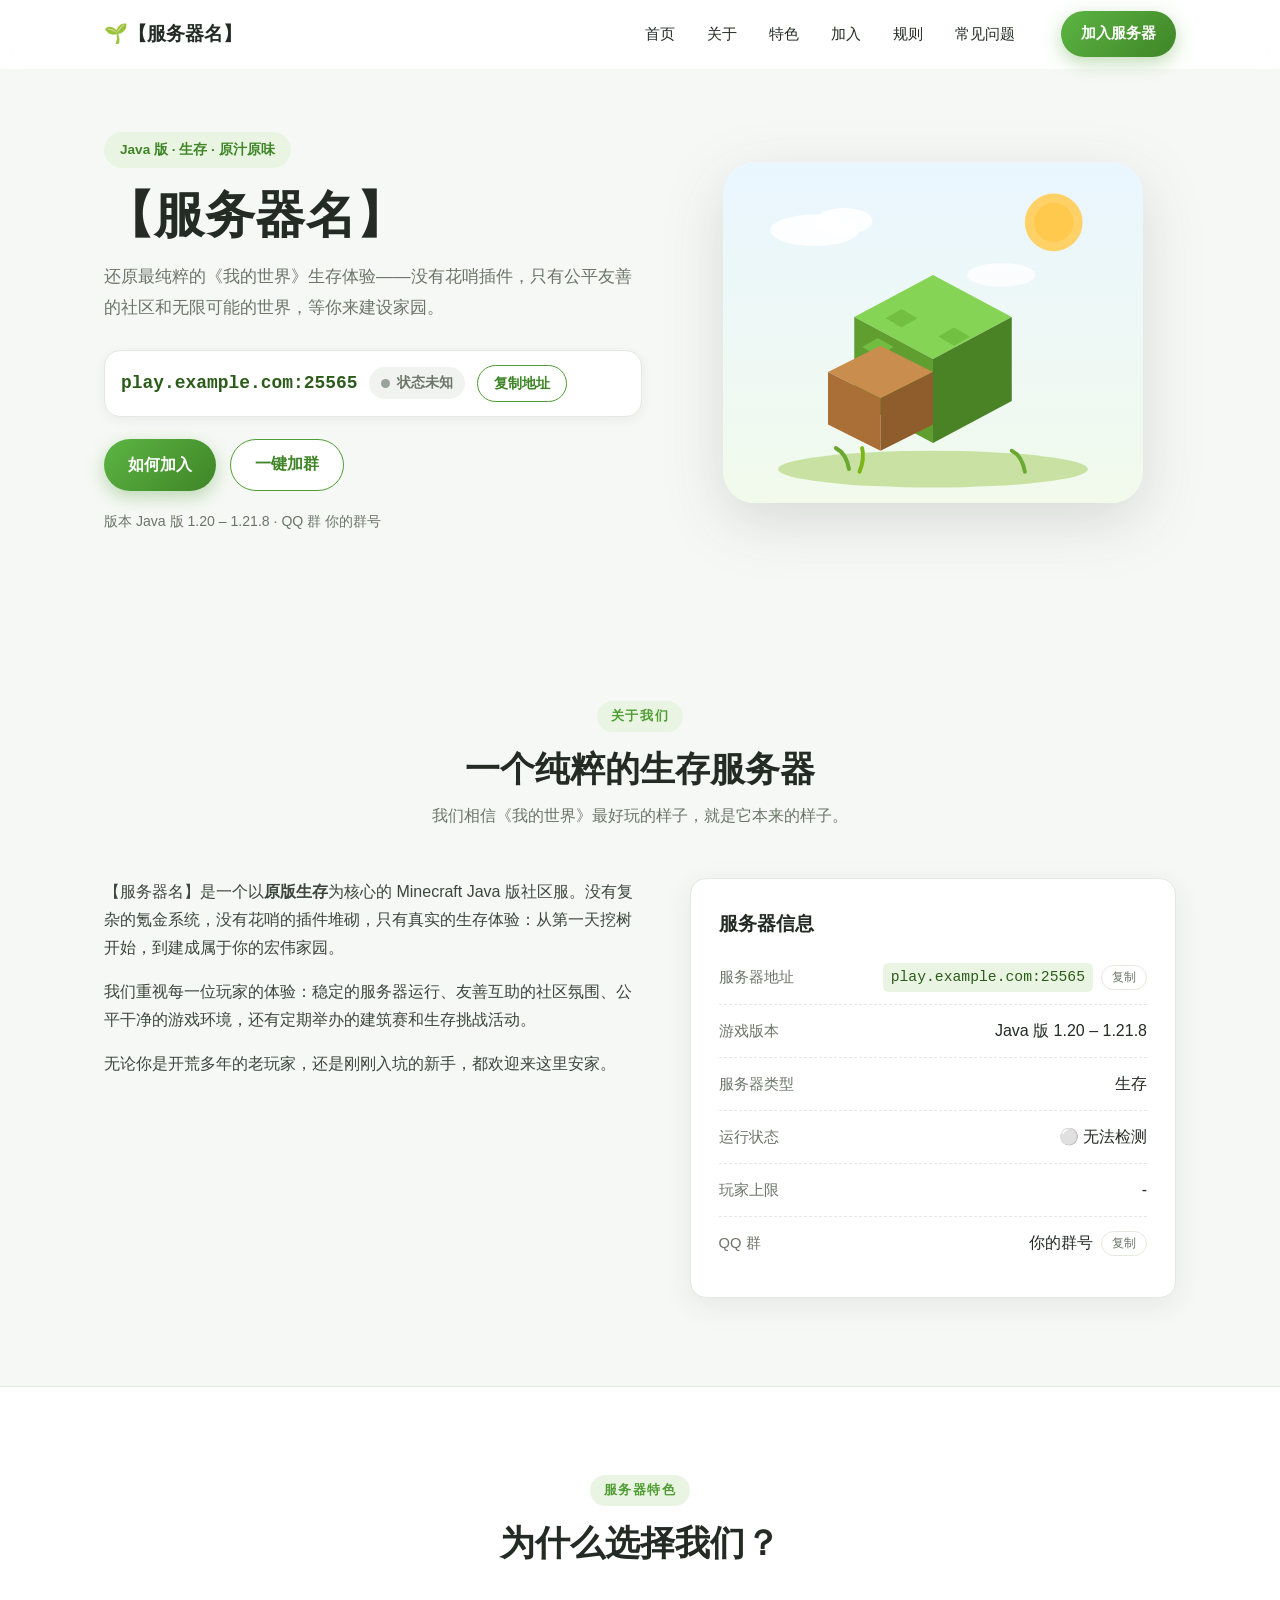
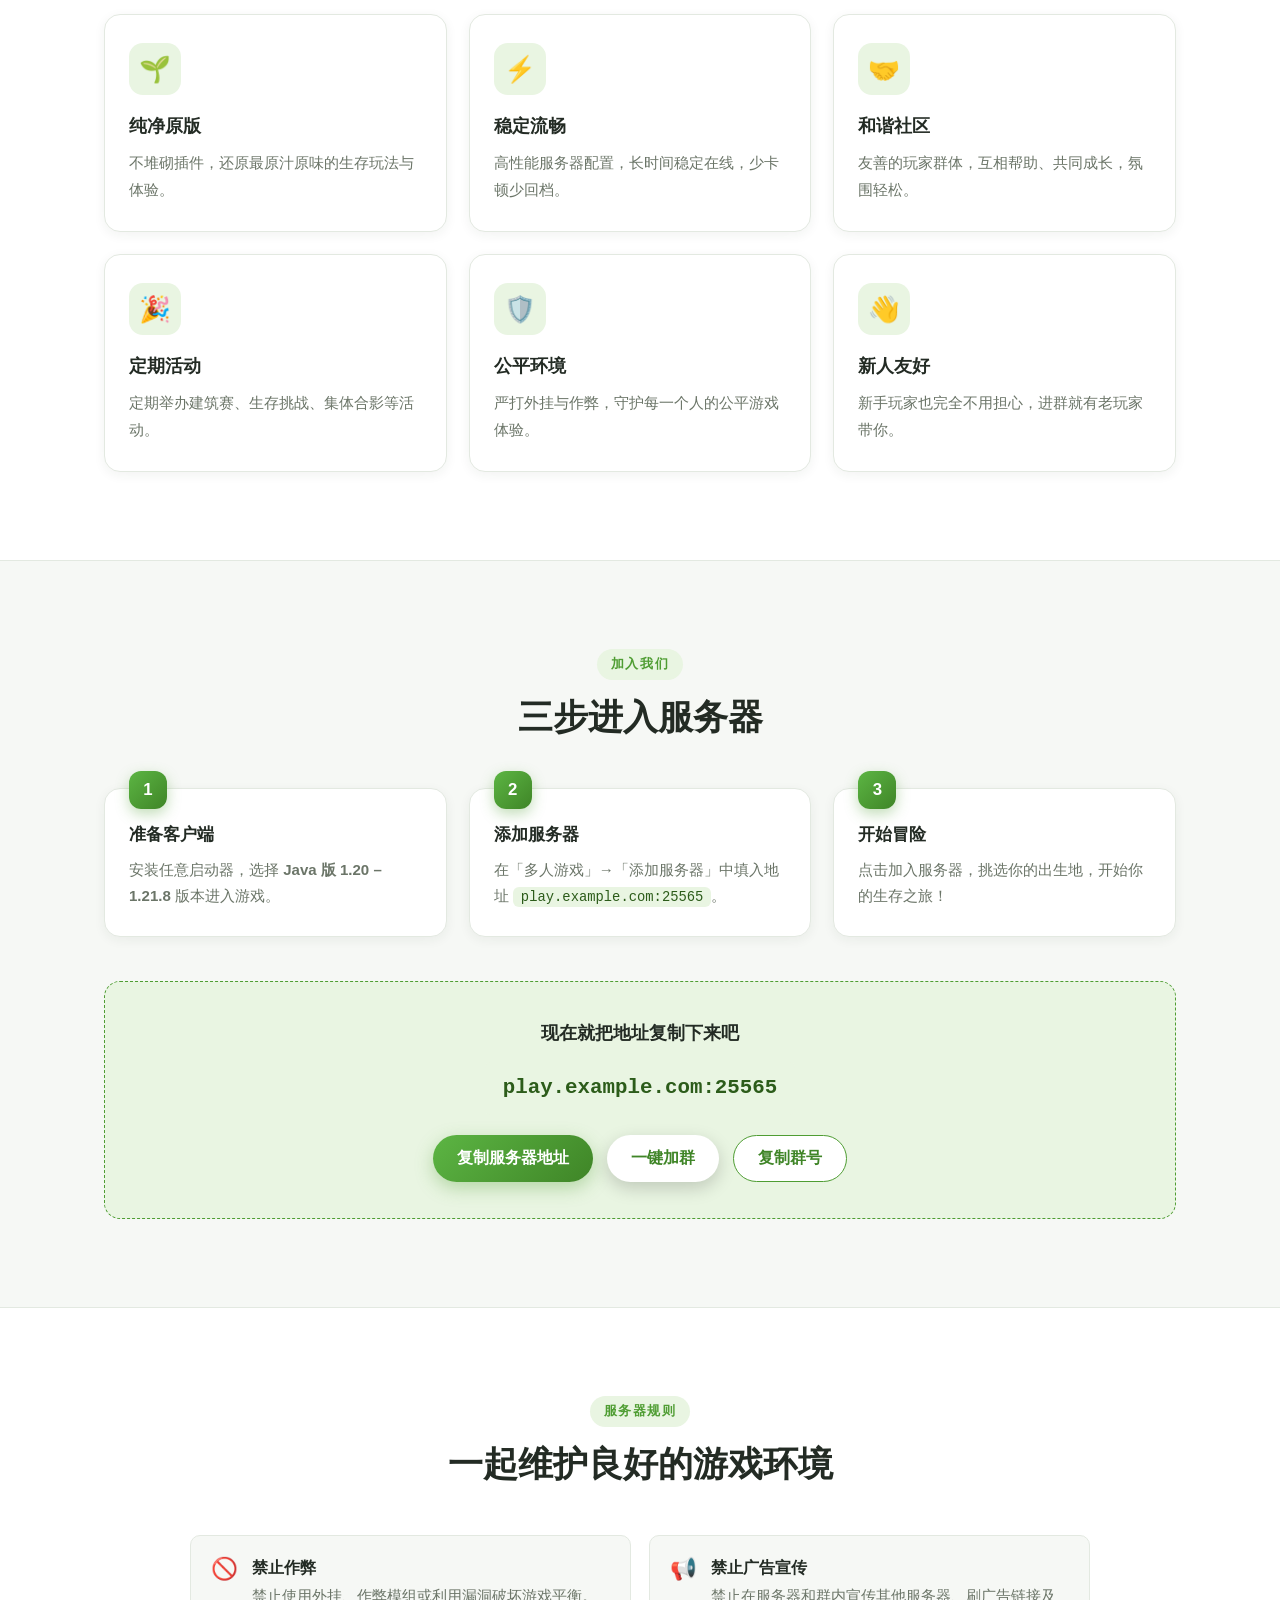
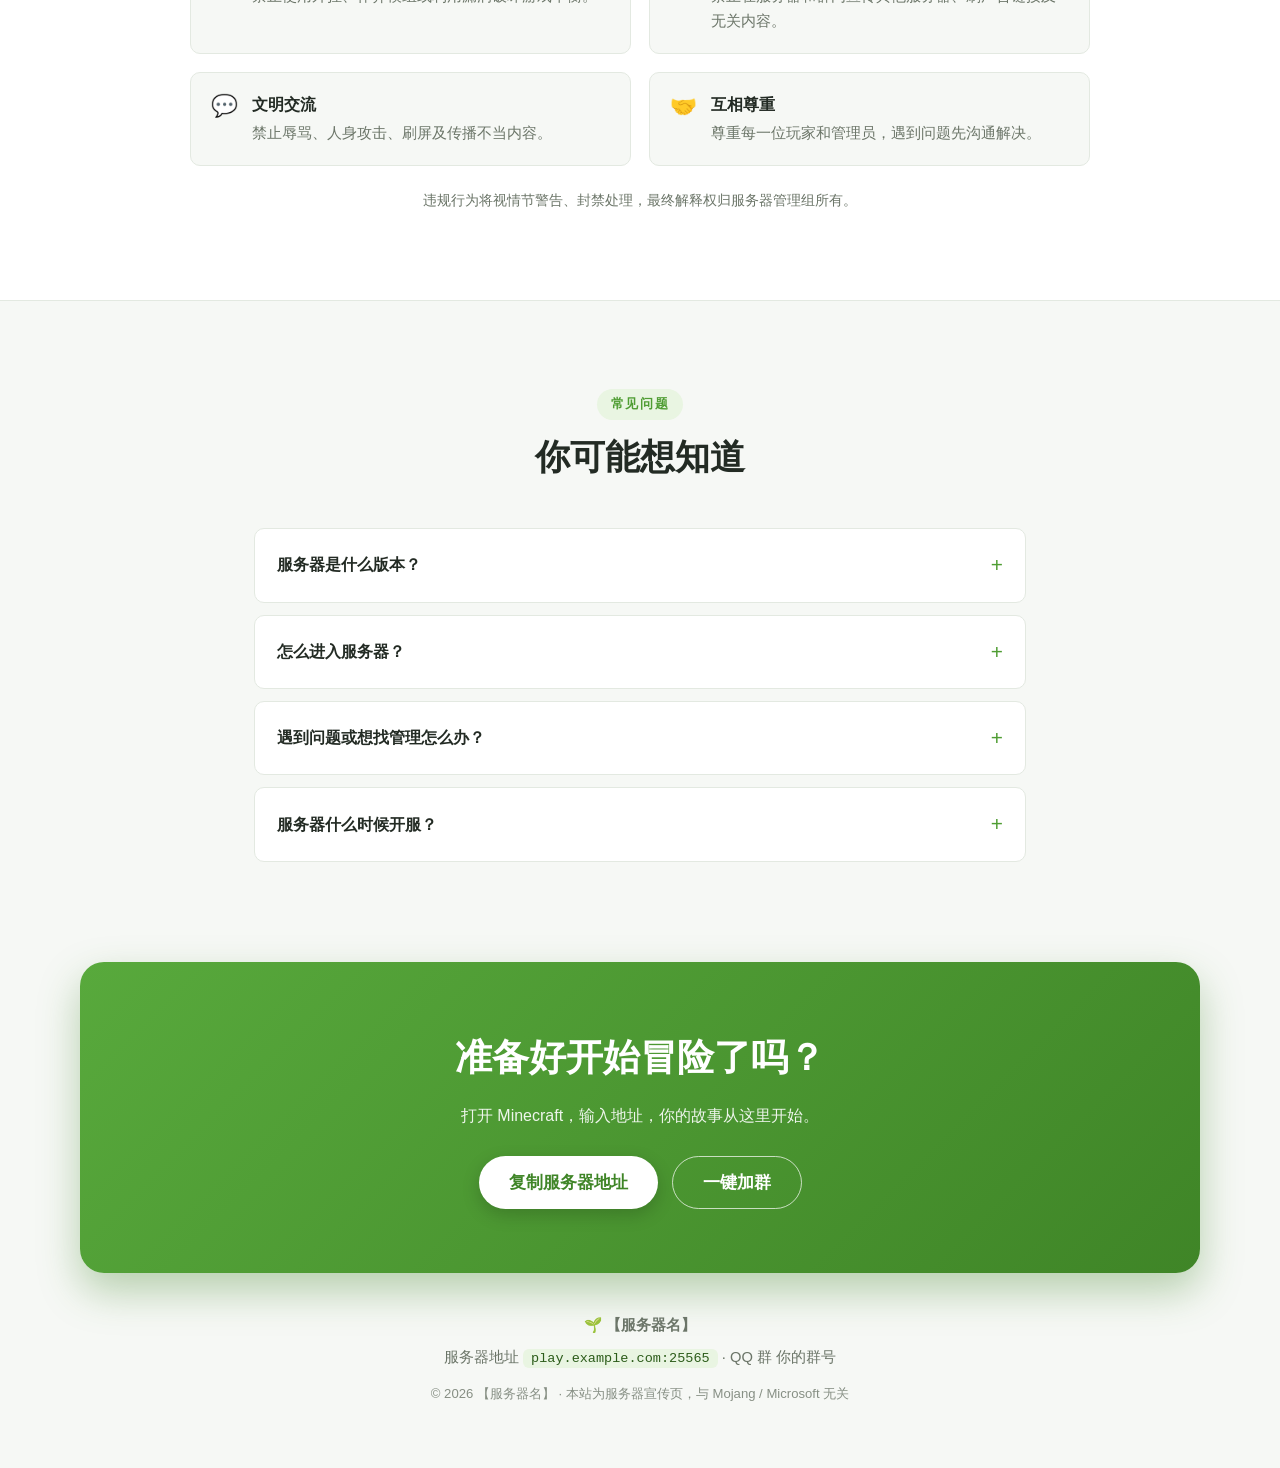
<file: index.html>
<!DOCTYPE html>
<html lang="zh-CN">
<head>
  <meta charset="UTF-8">
  <meta name="viewport" content="width=device-width, initial-scale=1.0">
  <title>【服务器名】 | 我的世界 Java 版生存服</title>
  <meta name="description" content="我的世界 Java 版【服务器名】，原汁原味的生存体验。服务器地址：play.example.com:25565，版本 1.20 – 1.21.8，QQ 群 你的群号，欢迎加入！">
  <meta name="theme-color" content="#ffffff">
  <link rel="icon" href="data:image/svg+xml,<svg xmlns='http://www.w3.org/2000/svg' viewBox='0 0 100 100'><text y='.9em' font-size='90'>🌱</text></svg>">
  <link rel="stylesheet" href="css/style.css">
</head>
<body>

  <!-- ===== 顶部导航 ===== -->
  <header class="site-header" id="siteHeader">
    <div class="container header-inner">
      <a class="brand" href="#home">🌱【服务器名】</a>
      <nav class="main-nav" id="mainNav" aria-label="主导航">
        <a href="#home">首页</a>
        <a href="#about">关于</a>
        <a href="#features">特色</a>
        <a href="#join">加入</a>
        <a href="#rules">规则</a>
        <a href="#faq">常见问题</a>
      </nav>
      <a class="btn btn-primary nav-cta" href="#join">加入服务器</a>
      <button class="nav-toggle" id="navToggle" aria-label="打开菜单" aria-expanded="false" aria-controls="mainNav">☰</button>
    </div>
  </header>

  <main>
    <!-- ===== 首页横幅 ===== -->
    <section class="hero" id="home">
      <div class="container hero-inner">
        <div class="hero-copy reveal">
          <span class="pill">Java 版 · 生存 · 原汁原味</span>
          <h1>【服务器名】</h1>
          <p class="lead">还原最纯粹的《我的世界》生存体验——没有花哨插件，只有公平友善的社区和无限可能的世界，等你来建设家园。</p>

          <div class="ip-box">
            <code class="ip-text" data-fill="address">play.example.com:25565</code>
            <span class="status-badge" id="statusBadge" data-state="unknown"><span class="dot"></span><span id="statusText">状态检测中…</span></span>
            <button class="btn btn-copy" data-copy-key="address" data-label="复制地址" data-copied="已复制 ✓">复制地址</button>
          </div>

          <div class="hero-actions">
            <a class="btn btn-primary" href="#join">如何加入</a>
            <button class="btn btn-ghost" data-join-group-key="group" data-label="一键加群">一键加群</button>
          </div>
          <p class="hint">版本 <span data-fill="version">Java 版 1.20 – 1.21.8</span> · QQ 群 <span data-fill="group">你的群号</span></p>
        </div>

        <div class="hero-art reveal" aria-hidden="true">
          <svg viewBox="0 0 320 260" role="img" aria-label="Minecraft 方块插画">
            <defs>
              <linearGradient id="sky" x1="0" y1="0" x2="0" y2="1">
                <stop offset="0" stop-color="#eaf6ff"/>
                <stop offset="1" stop-color="#f2faec"/>
              </linearGradient>
            </defs>
            <rect width="320" height="260" rx="24" fill="url(#sky)"/>
            <circle cx="252" cy="46" r="22" fill="#ffd166"/>
            <circle cx="252" cy="46" r="15" fill="#ffc94d"/>
            <ellipse cx="70" cy="52" rx="34" ry="12" fill="#ffffff" opacity=".9"/>
            <ellipse cx="92" cy="45" rx="22" ry="10" fill="#ffffff" opacity=".9"/>
            <ellipse cx="212" cy="86" rx="26" ry="9" fill="#ffffff" opacity=".8"/>
            <polygon points="160,86 220,118 160,150 100,118" fill="#86d455"/>
            <polygon points="100,118 160,150 160,214 100,182" fill="#5f9e2f"/>
            <polygon points="220,118 160,150 160,214 220,182" fill="#4a8226"/>
            <polygon points="136,112 148,119 136,126 124,119" fill="#6fbc3e" opacity=".85"/>
            <polygon points="176,126 188,133 176,140 164,133" fill="#6fbc3e" opacity=".85"/>
            <polygon points="118,134 130,141 118,148 106,141" fill="#75c244" opacity=".85"/>
            <polygon points="120,140 160,160 120,180 80,160" fill="#c98d4e"/>
            <polygon points="80,160 120,180 120,220 80,200" fill="#a96f36"/>
            <polygon points="160,160 120,180 120,220 160,200" fill="#8f5c2b"/>
            <ellipse cx="160" cy="234" rx="118" ry="14" fill="#7cb518" opacity=".35"/>
            <path d="M96 234 q-2 -12 -10 -16" stroke="#6aa832" stroke-width="3" fill="none" stroke-linecap="round"/>
            <path d="M104 236 q4 -10 2 -18" stroke="#7cb518" stroke-width="3" fill="none" stroke-linecap="round"/>
            <path d="M230 236 q-2 -12 -10 -16" stroke="#6aa832" stroke-width="3" fill="none" stroke-linecap="round"/>
          </svg>
        </div>
      </div>
    </section>

    <!-- ===== 关于 + 服务器信息 ===== -->
    <section class="section" id="about">
      <div class="container">
        <div class="section-head reveal">
          <span class="eyebrow">关于我们</span>
          <h2>一个纯粹的生存服务器</h2>
          <p class="section-sub">我们相信《我的世界》最好玩的样子，就是它本来的样子。</p>
        </div>

        <div class="about-grid">
          <div class="about-text reveal">
            <p>【服务器名】是一个以<strong>原版生存</strong>为核心的 Minecraft Java 版社区服。没有复杂的氪金系统，没有花哨的插件堆砌，只有真实的生存体验：从第一天挖树开始，到建成属于你的宏伟家园。</p>
            <p>我们重视每一位玩家的体验：稳定的服务器运行、友善互助的社区氛围、公平干净的游戏环境，还有定期举办的建筑赛和生存挑战活动。</p>
            <p>无论你是开荒多年的老玩家，还是刚刚入坑的新手，都欢迎来这里安家。</p>
          </div>

          <div class="info-card reveal">
            <h3>服务器信息</h3>
            <dl class="info-list">
              <div class="info-row">
                <dt>服务器地址</dt>
                <dd><code data-fill="address">play.example.com:25565</code><button class="copy-mini" data-copy-key="address" data-label="复制" data-copied="✓">复制</button></dd>
              </div>
              <div class="info-row">
                <dt>游戏版本</dt>
                <dd data-fill="version">Java 版 1.20 – 1.21.8</dd>
              </div>
              <div class="info-row">
                <dt>服务器类型</dt>
                <dd>生存</dd>
              </div>
              <div class="info-row">
                <dt>运行状态</dt>
                <dd><span id="statusText2">检测中…</span></dd>
              </div>
              <div class="info-row">
                <dt>玩家上限</dt>
                <dd id="maxText2">-</dd>
              </div>
              <div class="info-row">
                <dt>QQ 群</dt>
                <dd><span data-fill="group">你的群号</span><button class="copy-mini" data-copy-key="group" data-label="复制" data-copied="✓">复制</button></dd>
              </div>
            </dl>
          </div>
        </div>
      </div>
    </section>

    <!-- ===== 特色 ===== -->
    <section class="section section-alt" id="features">
      <div class="container">
        <div class="section-head reveal">
          <span class="eyebrow">服务器特色</span>
          <h2>为什么选择我们？</h2>
        </div>

        <div class="feature-grid">
          <div class="feature-card reveal">
            <div class="feature-icon">🌱</div>
            <h3>纯净原版</h3>
            <p>不堆砌插件，还原最原汁原味的生存玩法与体验。</p>
          </div>
          <div class="feature-card reveal">
            <div class="feature-icon">⚡</div>
            <h3>稳定流畅</h3>
            <p>高性能服务器配置，长时间稳定在线，少卡顿少回档。</p>
          </div>
          <div class="feature-card reveal">
            <div class="feature-icon">🤝</div>
            <h3>和谐社区</h3>
            <p>友善的玩家群体，互相帮助、共同成长，氛围轻松。</p>
          </div>
          <div class="feature-card reveal">
            <div class="feature-icon">🎉</div>
            <h3>定期活动</h3>
            <p>定期举办建筑赛、生存挑战、集体合影等活动。</p>
          </div>
          <div class="feature-card reveal">
            <div class="feature-icon">🛡️</div>
            <h3>公平环境</h3>
            <p>严打外挂与作弊，守护每一个人的公平游戏体验。</p>
          </div>
          <div class="feature-card reveal">
            <div class="feature-icon">👋</div>
            <h3>新人友好</h3>
            <p>新手玩家也完全不用担心，进群就有老玩家带你。</p>
          </div>
        </div>
      </div>
    </section>

    <!-- ===== 如何加入 ===== -->
    <section class="section" id="join">
      <div class="container">
        <div class="section-head reveal">
          <span class="eyebrow">加入我们</span>
          <h2>三步进入服务器</h2>
        </div>

        <div class="steps">
          <div class="step reveal">
            <span class="step-num">1</span>
            <h3>准备客户端</h3>
            <p>安装任意启动器，选择 <strong>Java 版 1.20 – 1.21.8</strong> 版本进入游戏。</p>
          </div>
          <div class="step reveal">
            <span class="step-num">2</span>
            <h3>添加服务器</h3>
            <p>在「多人游戏」→「添加服务器」中填入地址 <code>play.example.com:25565</code>。</p>
          </div>
          <div class="step reveal">
            <span class="step-num">3</span>
            <h3>开始冒险</h3>
            <p>点击加入服务器，挑选你的出生地，开始你的生存之旅！</p>
          </div>
        </div>

        <div class="join-box reveal">
          <p class="join-box-title">现在就把地址复制下来吧</p>
          <code class="join-box-ip" data-fill="address">play.example.com:25565</code>
          <div class="join-box-actions">
            <button class="btn btn-primary" data-copy-key="address" data-label="复制服务器地址" data-copied="已复制 ✓">复制服务器地址</button>
            <button class="btn btn-light" data-join-group-key="group" data-label="一键加群">一键加群</button>
            <button class="btn btn-ghost" data-copy-key="group" data-label="复制群号" data-copied="已复制 ✓">复制群号</button>
          </div>
        </div>
      </div>
    </section>

    <!-- ===== 规则 ===== -->
    <section class="section section-alt" id="rules">
      <div class="container">
        <div class="section-head reveal">
          <span class="eyebrow">服务器规则</span>
          <h2>一起维护良好的游戏环境</h2>
        </div>

        <ul class="rules-list reveal">
          <li><span class="rule-icon">🚫</span><div><strong>禁止作弊</strong><p>禁止使用外挂、作弊模组或利用漏洞破坏游戏平衡。</p></div></li>
          <li><span class="rule-icon">📢</span><div><strong>禁止广告宣传</strong><p>禁止在服务器和群内宣传其他服务器、刷广告链接及无关内容。</p></div></li>
          <li><span class="rule-icon">💬</span><div><strong>文明交流</strong><p>禁止辱骂、人身攻击、刷屏及传播不当内容。</p></div></li>
          <li><span class="rule-icon">🤝</span><div><strong>互相尊重</strong><p>尊重每一位玩家和管理员，遇到问题先沟通解决。</p></div></li>
        </ul>
        <p class="rules-tip reveal">违规行为将视情节警告、封禁处理，最终解释权归服务器管理组所有。</p>
      </div>
    </section>

    <!-- ===== 常见问题 ===== -->
    <section class="section" id="faq">
      <div class="container container-narrow">
        <div class="section-head reveal">
          <span class="eyebrow">常见问题</span>
          <h2>你可能想知道</h2>
        </div>

        <div class="faq-list reveal">
          <details>
            <summary>服务器是什么版本？</summary>
            <p>Java 版 <strong>1.20 – 1.21.8</strong>，生存玩法。</p>
          </details>
          <details>
            <summary>怎么进入服务器？</summary>
            <p>打开 Minecraft Java 版 1.20 – 1.21.8 → 多人游戏 → 添加服务器 → 填入 <code>play.example.com:25565</code> → 加入。详细步骤见上方「如何加入」。</p>
          </details>
          <details>
            <summary>遇到问题或想找管理怎么办？</summary>
            <p>加入 QQ 群 <strong>你的群号</strong>，群内可以联系管理、提问交流。</p>
          </details>
          <details>
            <summary>服务器什么时候开服？</summary>
            <p>服务器长时间在线运行。如果暂时无法进入，可以进群留意开服公告。</p>
          </details>
        </div>
      </div>
    </section>

    <!-- ===== 底部号召 ===== -->
    <section class="section cta-band">
      <div class="container cta-inner reveal">
        <h2>准备好开始冒险了吗？</h2>
        <p>打开 Minecraft，输入地址，你的故事从这里开始。</p>
        <div class="cta-actions">
          <button class="btn btn-light btn-lg" data-copy-key="address" data-label="复制服务器地址" data-copied="已复制 ✓">复制服务器地址</button>
          <button class="btn btn-light-outline btn-lg" data-join-group-key="group" data-label="一键加群">一键加群</button>
        </div>
      </div>
    </section>
  </main>

  <!-- ===== 页脚 ===== -->
  <footer class="site-footer">
    <div class="container">
      <p class="footer-brand">🌱 【服务器名】</p>
      <p>服务器地址 <code>play.example.com:25565</code> · QQ 群 <span data-fill="group">你的群号</span></p>
      <p class="footer-meta">© <span id="year">2025</span> 【服务器名】 · 本站为服务器宣传页，与 Mojang / Microsoft 无关</p>
    </div>
  </footer>

  <script src="js/main.js"></script>
</body>
</html>
</file>
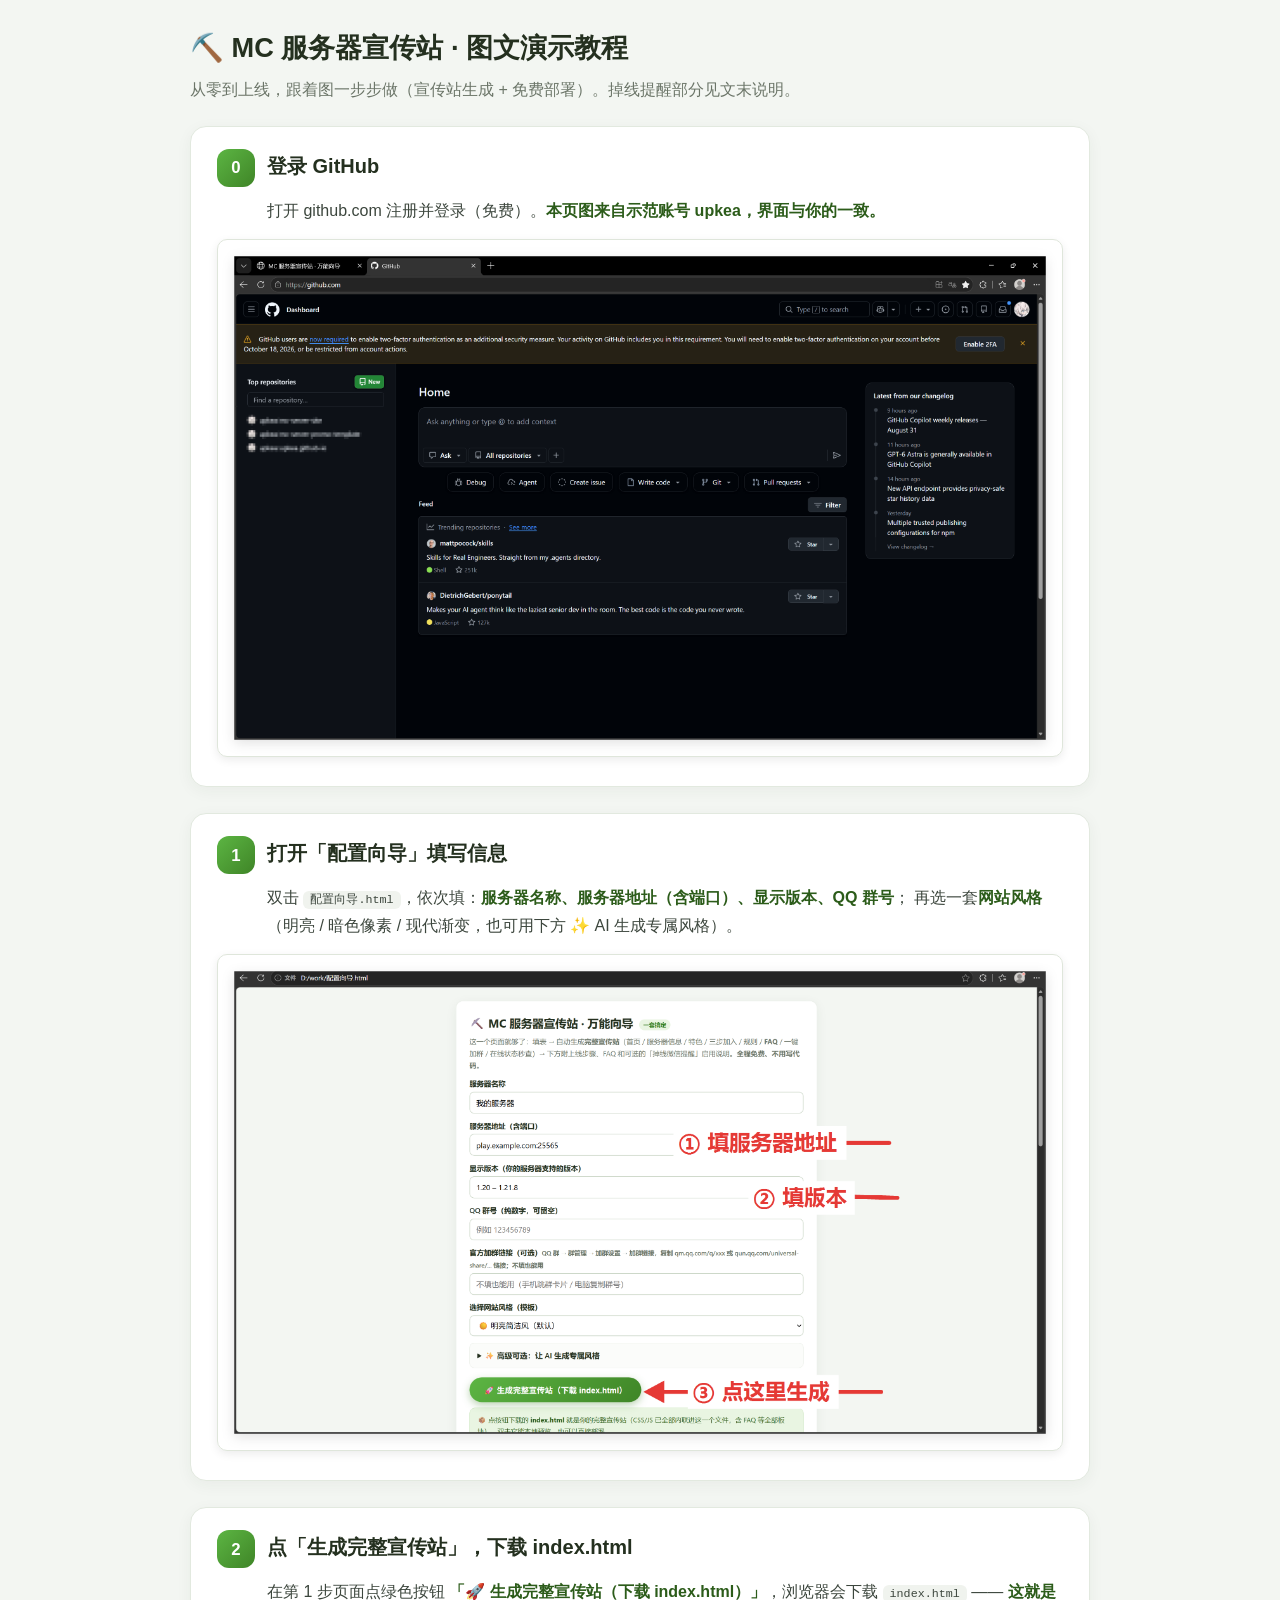
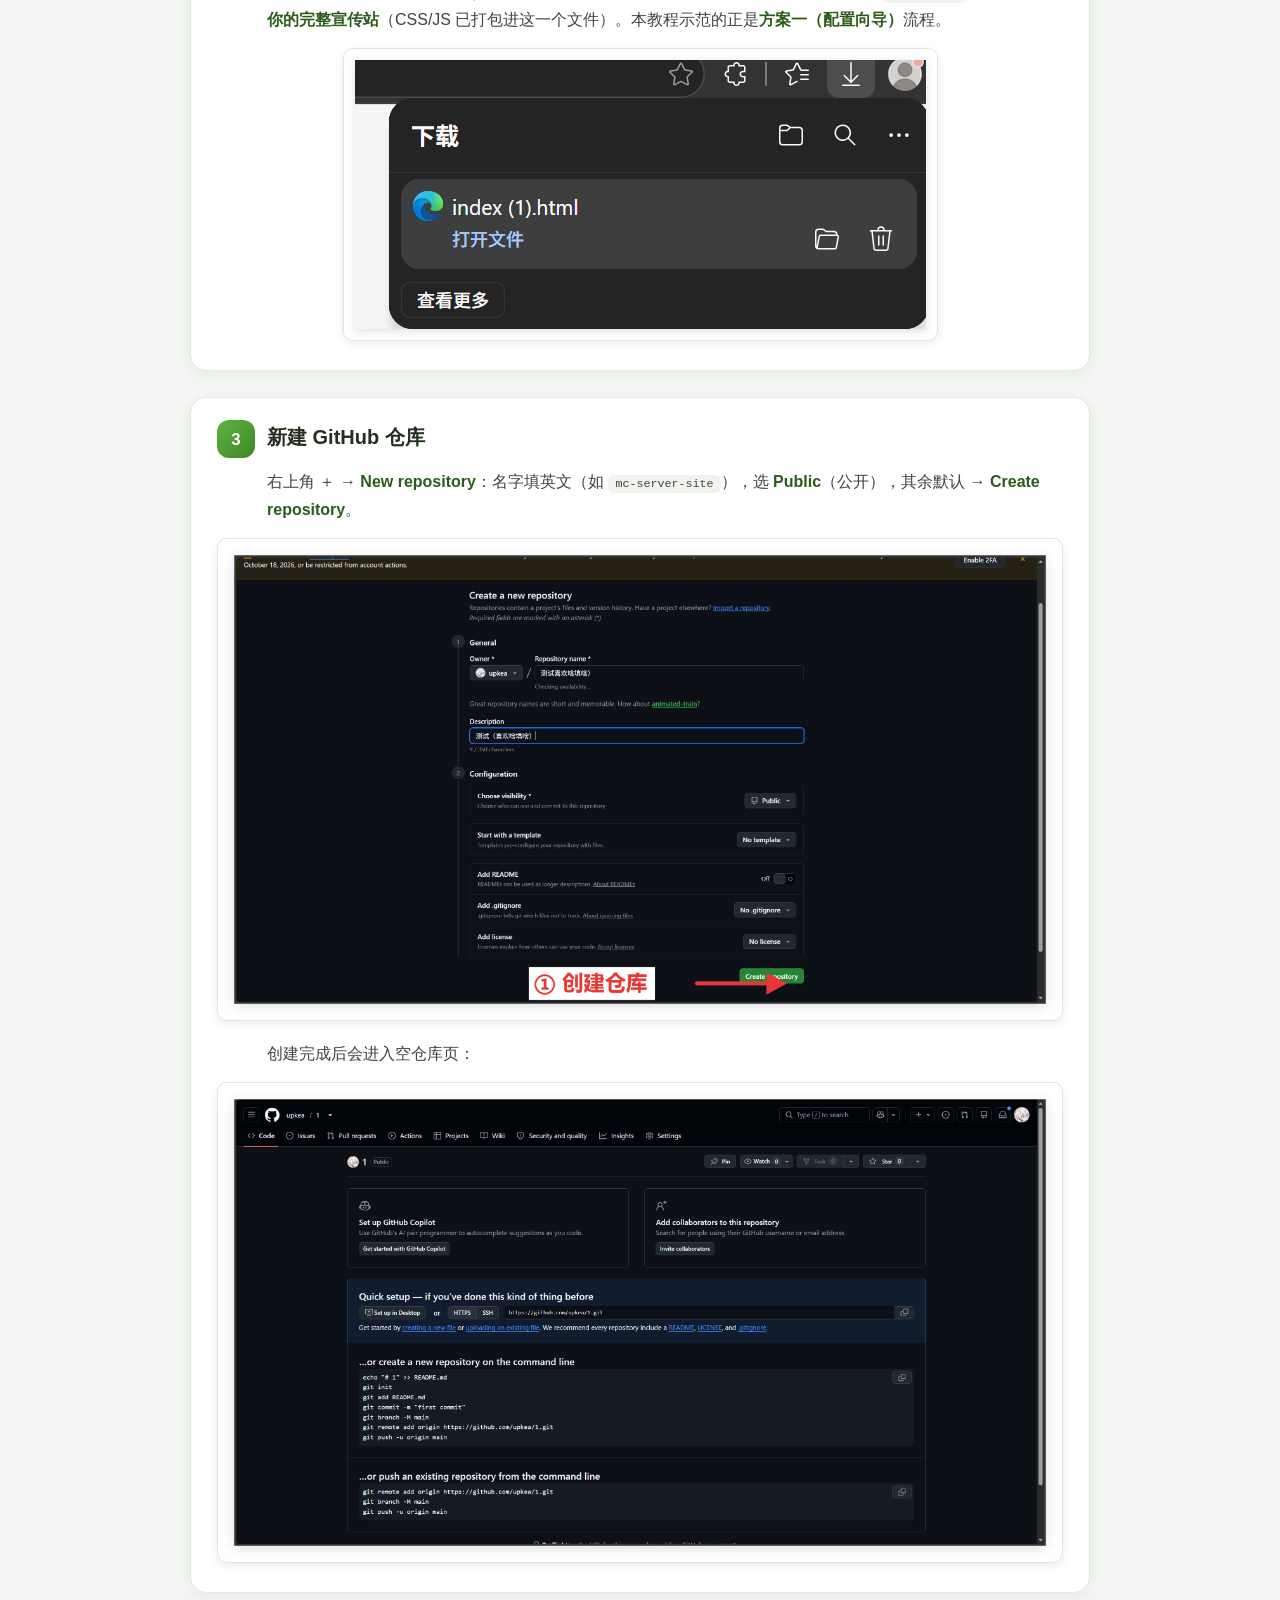
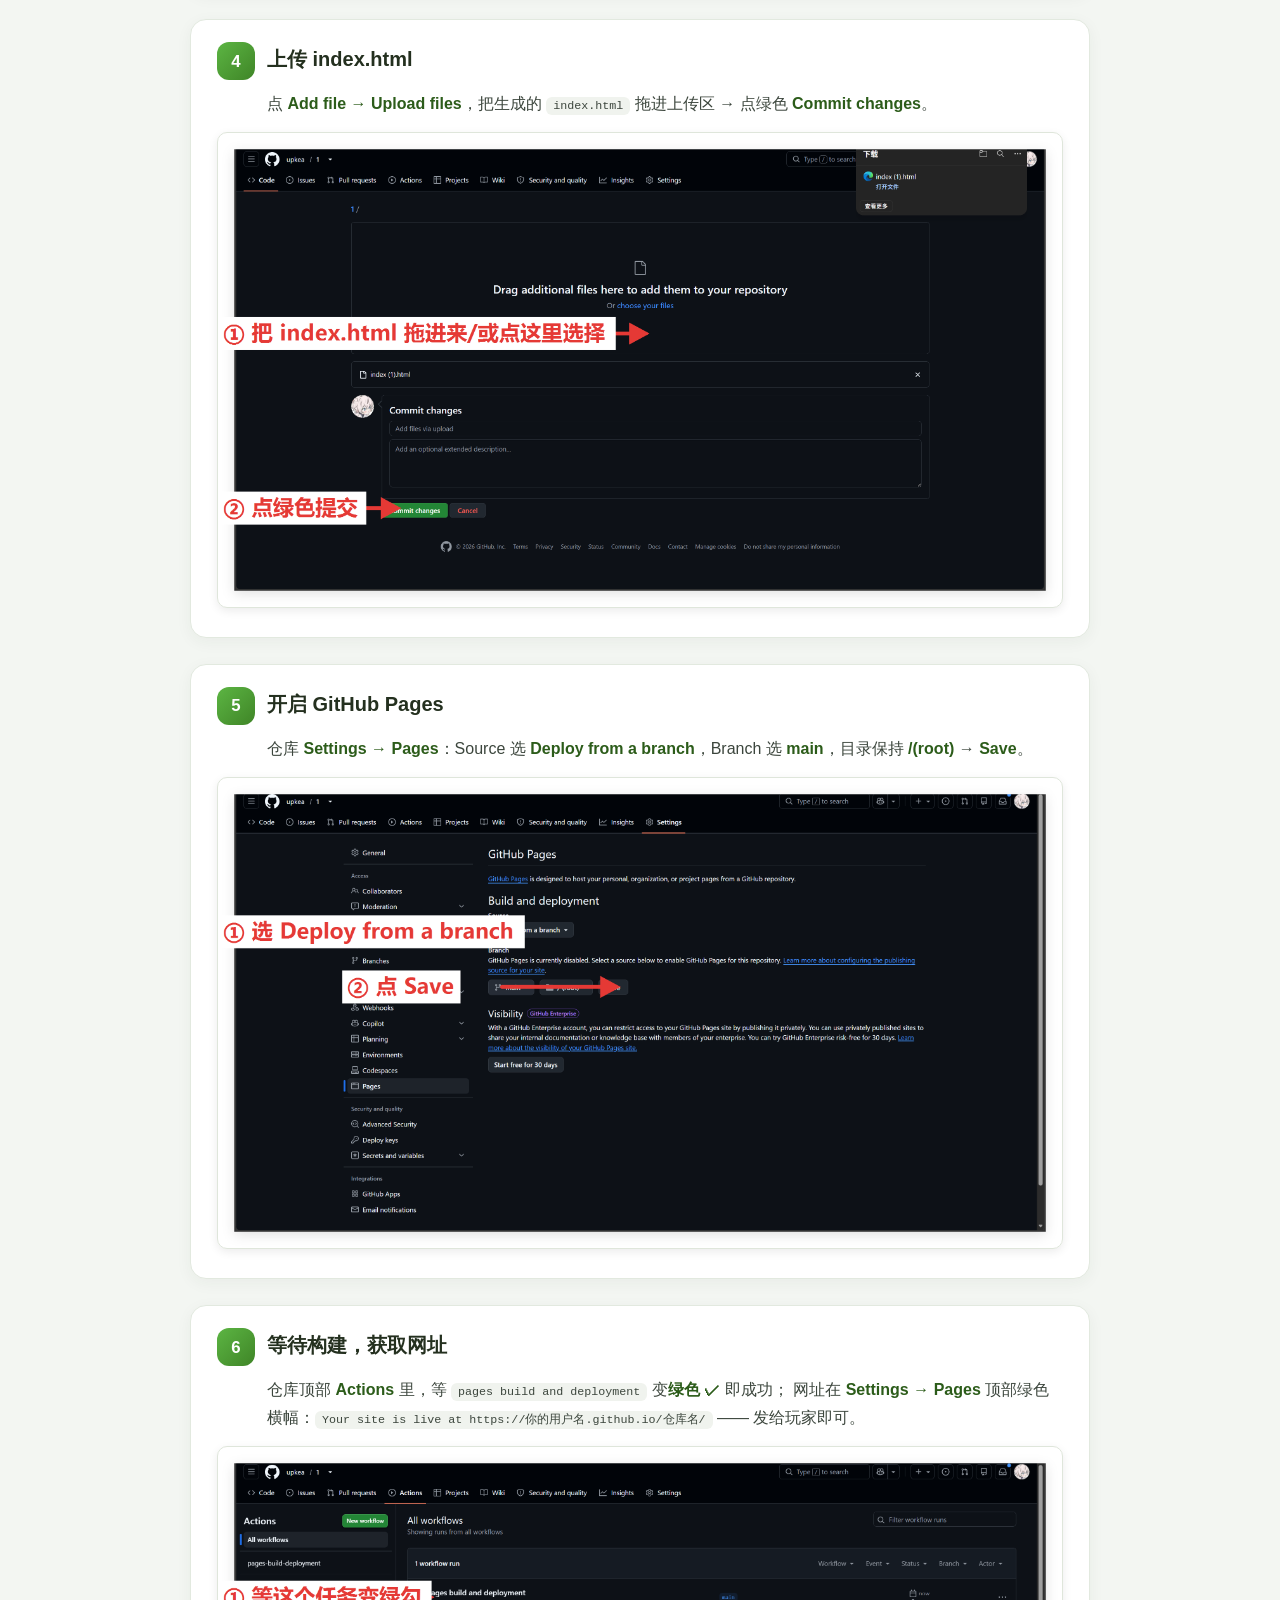
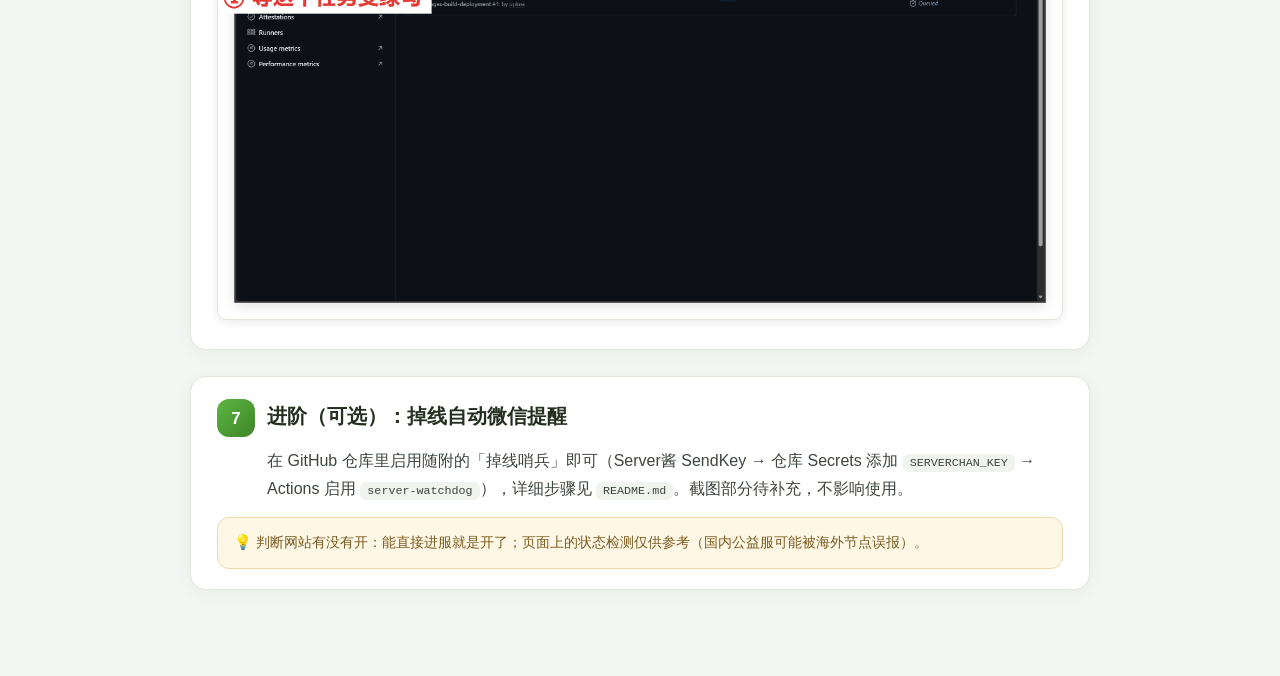
<file: 图文演示教程.html>
<!DOCTYPE html>
<html lang="zh-CN">
<head>
<meta charset="UTF-8">
<meta name="viewport" content="width=device-width, initial-scale=1.0">
<title>MC 服务器宣传站 · 图文演示教程</title>
<style>
  * { box-sizing: border-box; margin: 0; padding: 0; }
  body { font-family: -apple-system, "Segoe UI", "PingFang SC", "Microsoft YaHei", sans-serif;
         background: #f3f6f2; color: #24301f; line-height: 1.75; padding: 24px 16px 60px; }
  .wrap { max-width: 900px; margin: 0 auto; }
  h1 { font-size: 1.7rem; margin-bottom: 4px; }
  .sub { color: #6b7568; margin-bottom: 22px; }
  .step { background: #fff; border: 1px solid #e2e9df; border-radius: 16px;
          padding: 22px 26px 20px; margin-bottom: 26px; box-shadow: 0 4px 16px rgba(40,60,35,.05); }
  .step-head { display: flex; align-items: flex-start; gap: 12px; }
  .num { flex: none; width: 38px; height: 38px; border-radius: 12px; background: linear-gradient(135deg,#5cb543,#3f8527);
         color: #fff; font-weight: 800; display: grid; place-items: center; font-size: 1.05rem; }
  h2 { font-size: 1.25rem; }
  .desc { margin: 10px 0 14px 50px; color: #3c463d; }
  .desc b { color: #2c5c1a; }
  .pic { text-align: center; }
  .pic img { max-width: 100%; border: 1px solid #dfe6db; border-radius: 10px; box-shadow: 0 3px 10px rgba(0,0,0,.08); }
  .tip { background: #fff7e6; border: 1px solid #f0d9a8; border-radius: 12px; padding: 12px 16px;
         color: #7a5b1e; font-size: .9rem; margin-top: 14px; }
  code { background: #f0f3ee; padding: 2px 7px; border-radius: 6px; font-size: .9em; }
  .two { display: grid; grid-template-columns: 1fr 1fr; gap: 12px; }
  @media (max-width: 720px) { .two { grid-template-columns: 1fr; } }
</style>
</head>
<body>
<div class="wrap">
  <h1>⛏️ MC 服务器宣传站 · 图文演示教程</h1>
  <p class="sub">从零到上线，跟着图一步步做（宣传站生成 + 免费部署）。掉线提醒部分见文末说明。</p>

  <div class="step">
    <div class="step-head"><div class="num">0</div><h2>登录 GitHub</h2></div>
    <p class="desc">打开 github.com 注册并登录（免费）。<b>本页图来自示范账号 upkea，界面与你的一致。</b></p>
    <div class="pic"><img src="tutorial-imgs/step0.png" alt="GitHub 首页"></div>
  </div>

  <div class="step">
    <div class="step-head"><div class="num">1</div><h2>打开「配置向导」填写信息</h2></div>
    <p class="desc">双击 <code>配置向导.html</code>，依次填：<b>服务器名称、服务器地址（含端口）、显示版本、QQ 群号</b>；
      再选一套<b>网站风格</b>（明亮 / 暗色像素 / 现代渐变，也可用下方 ✨ AI 生成专属风格）。</p>
    <div class="pic"><img src="tutorial-imgs/step1.png" alt="配置向导填写界面"></div>
  </div>

  <div class="step">
    <div class="step-head"><div class="num">2</div><h2>点「生成完整宣传站」，下载 index.html</h2></div>
    <p class="desc">在第 1 步页面点绿色按钮 <b>「🚀 生成完整宣传站（下载 index.html）」</b>，浏览器会下载 <code>index.html</code> —— <b>这就是你的完整宣传站</b>（CSS/JS 已打包进这一个文件）。本教程示范的正是<b>方案一（配置向导）</b>流程。</p>
    <div class="pic"><img src="tutorial-imgs/step2.png" alt="浏览器下载 index.html"></div>
  </div>

  <div class="step">
    <div class="step-head"><div class="num">3</div><h2>新建 GitHub 仓库</h2></div>
    <p class="desc">右上角 ＋ → <b>New repository</b>：名字填英文（如 <code>mc-server-site</code>），选 <b>Public</b>（公开），其余默认 → <b>Create repository</b>。</p>
    <div class="pic"><img src="tutorial-imgs/step3.png" alt="新建仓库页"></div>
    <p class="desc" style="margin-top:10px;">创建完成后会进入空仓库页：</p>
    <div class="pic"><img src="tutorial-imgs/step3b.png" alt="空仓库页"></div>
  </div>

  <div class="step">
    <div class="step-head"><div class="num">4</div><h2>上传 index.html</h2></div>
    <p class="desc">点 <b>Add file → Upload files</b>，把生成的 <code>index.html</code> 拖进上传区 → 点绿色 <b>Commit changes</b>。</p>
    <div class="pic"><img src="tutorial-imgs/step4.png" alt="上传文件界面"></div>
  </div>

  <div class="step">
    <div class="step-head"><div class="num">5</div><h2>开启 GitHub Pages</h2></div>
    <p class="desc">仓库 <b>Settings → Pages</b>：Source 选 <b>Deploy from a branch</b>，Branch 选 <b>main</b>，目录保持 <b>/(root)</b> → <b>Save</b>。</p>
    <div class="pic"><img src="tutorial-imgs/step5.png" alt="GitHub Pages 设置"></div>
  </div>

  <div class="step">
    <div class="step-head"><div class="num">6</div><h2>等待构建，获取网址</h2></div>
    <p class="desc">仓库顶部 <b>Actions</b> 里，等 <code>pages build and deployment</code> 变<b>绿色 ✓</b> 即成功；
      网址在 <b>Settings → Pages</b> 顶部绿色横幅：<code>Your site is live at https://你的用户名.github.io/仓库名/</code> —— 发给玩家即可。</p>
    <div class="pic"><img src="tutorial-imgs/step6.png" alt="Actions 构建成功"></div>
  </div>

  <div class="step">
    <div class="step-head"><div class="num">7</div><h2>进阶（可选）：掉线自动微信提醒</h2></div>
    <p class="desc">在 GitHub 仓库里启用随附的「掉线哨兵」即可（Server酱 SendKey → 仓库 Secrets 添加 <code>SERVERCHAN_KEY</code> → Actions 启用 <code>server-watchdog</code>），详细步骤见 <code>README.md</code>。截图部分待补充，不影响使用。</p>
    <div class="tip">💡 判断网站有没有开：能直接进服就是开了；页面上的状态检测仅供参考（国内公益服可能被海外节点误报）。</div>
  </div>

</div>
</body>
</html>
</file>
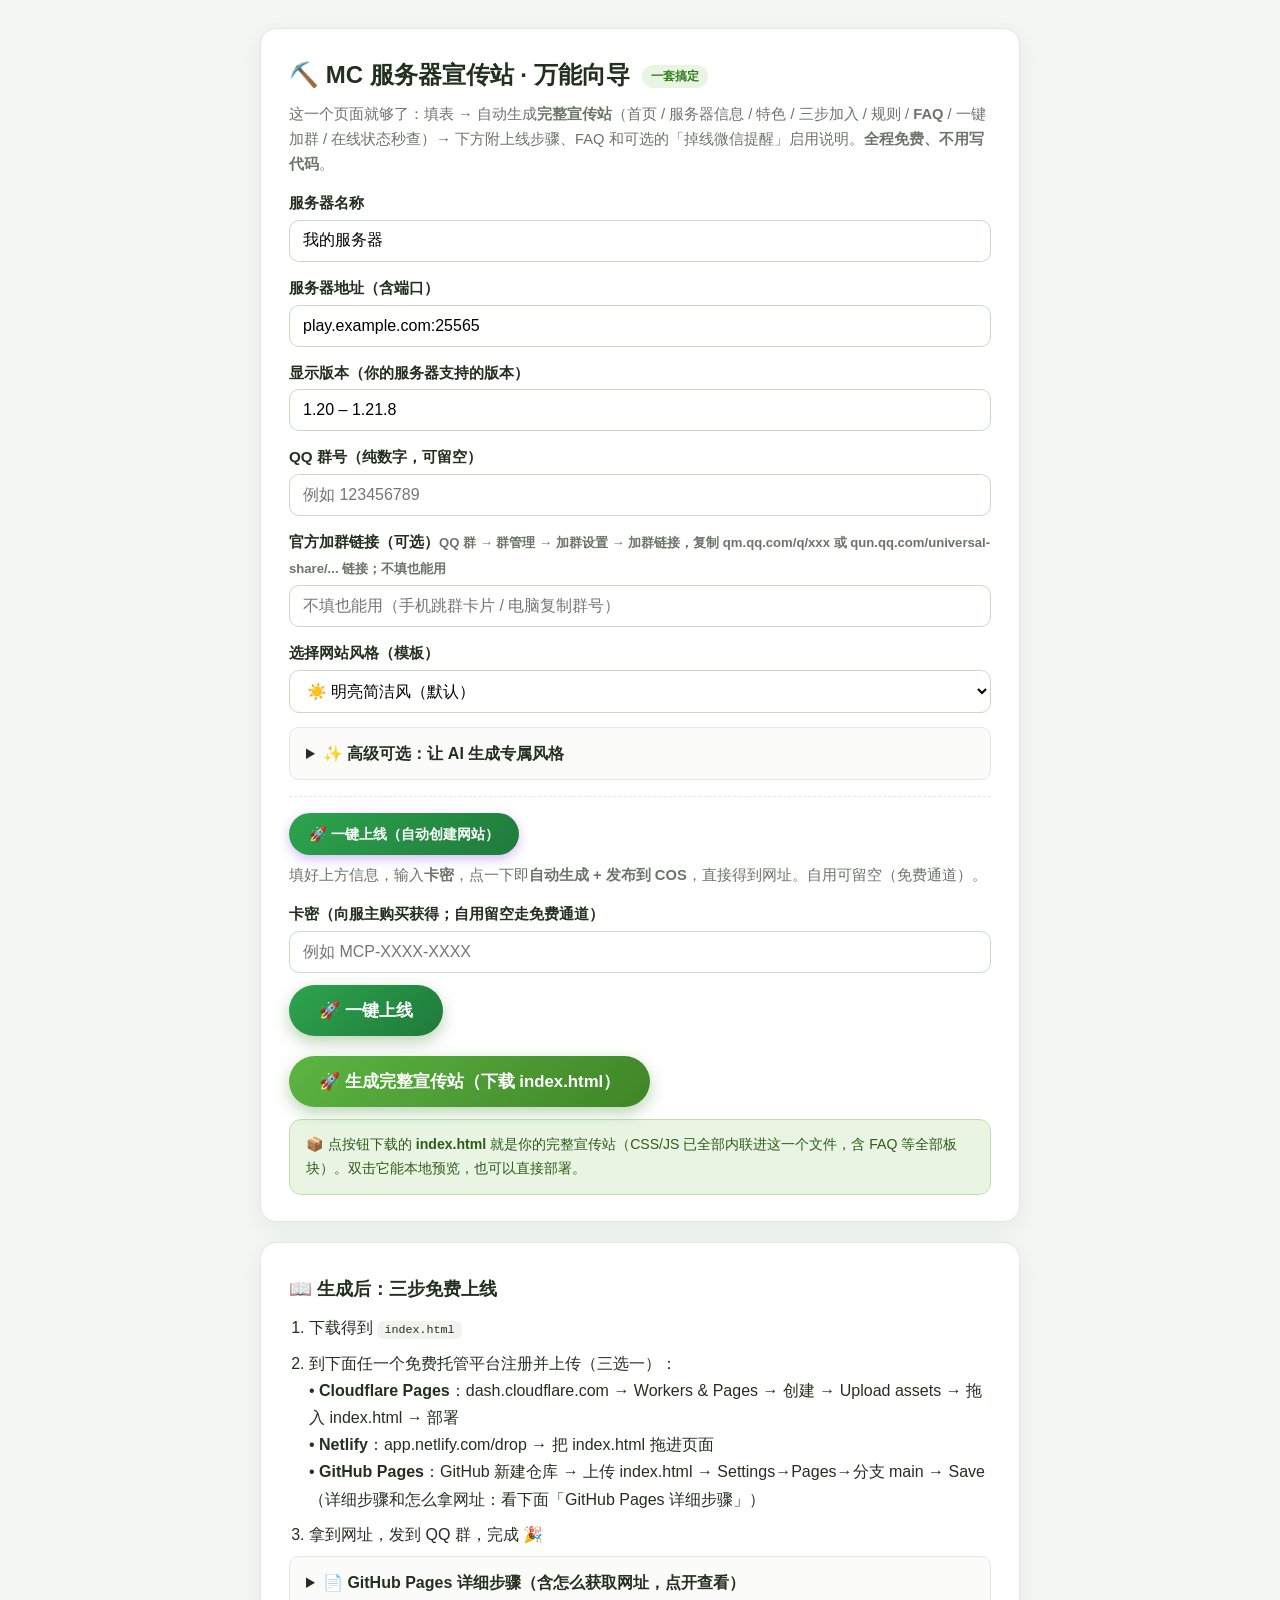
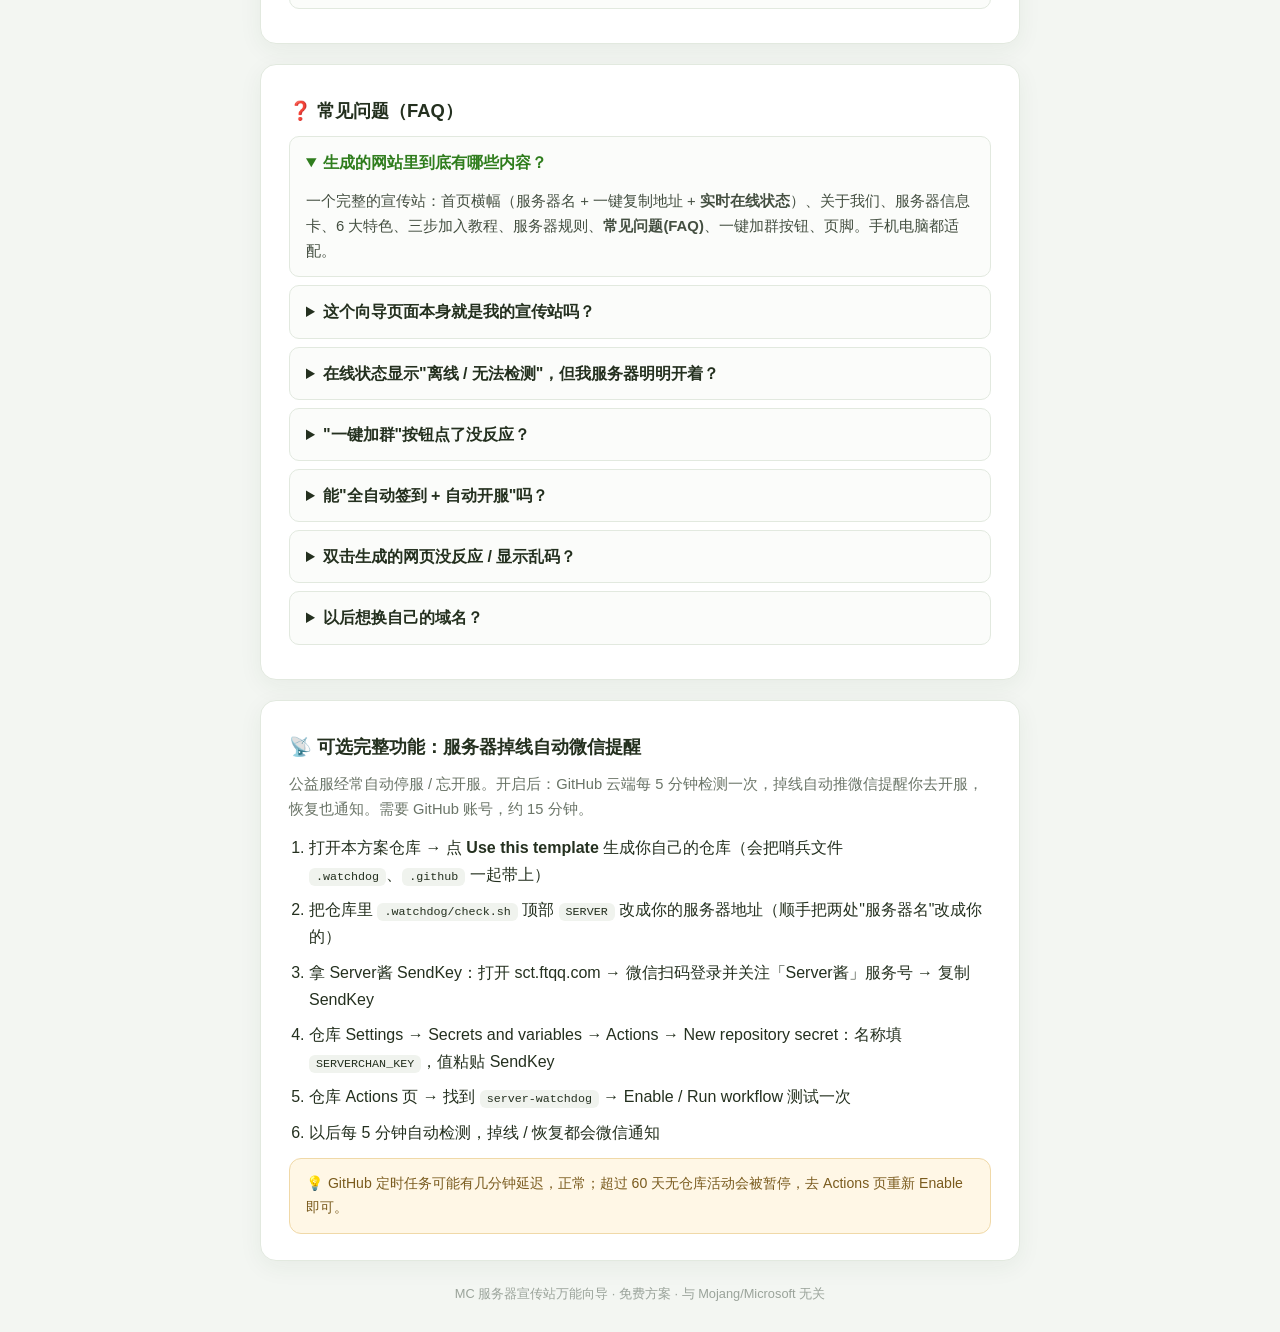
<file: 配置向导.html>
<!DOCTYPE html>
<html lang="zh-CN">
<head>
<meta charset="UTF-8">
<meta name="viewport" content="width=device-width, initial-scale=1.0">
<title>MC 服务器宣传站 · 万能向导</title>
<style>
  * { box-sizing: border-box; margin: 0; padding: 0; }
  body { font-family: -apple-system, "Segoe UI", "PingFang SC", "Microsoft YaHei", sans-serif;
         background: #f3f6f2; color: #24301f; line-height: 1.7; padding: 28px 16px; }
  .card { max-width: 760px; margin: 0 auto 20px; background: #fff; border: 1px solid #e2e9df;
          border-radius: 16px; padding: 26px 28px; box-shadow: 0 6px 24px rgba(40,60,35,.06); }
  h1 { font-size: 1.5rem; margin-bottom: 6px; }
  h2 { font-size: 1.15rem; margin: 4px 0 10px; }
  .sub { color: #6b7568; font-size: .92rem; margin-bottom: 12px; }
  label { display: block; font-weight: 600; margin: 13px 0 4px; font-size: .95rem; }
  input { width: 100%; padding: 11px 13px; border: 1.5px solid #cdd8c9; border-radius: 10px;
          font-size: 1rem; font-family: inherit; }
  input:focus { outline: none; border-color: #4f9d33; box-shadow: 0 0 0 3px rgba(79,157,51,.15); }
  .tip { color: #6b7568; font-size: .82rem; margin-top: 3px; }
  .btn { display: inline-block; border: none; cursor: pointer; border-radius: 999px;
         font-size: 1.05rem; font-weight: 700; padding: 14px 30px; background: linear-gradient(135deg,#5cb543,#3f8527);
         color: #fff; box-shadow: 0 6px 16px rgba(63,133,39,.35); }
  .btn:hover { filter: brightness(1.05); }
  .result { display: none; margin-top: 16px; padding: 12px 16px; background: #e9f5e2; border-radius: 10px;
            color: #2c5c1a; font-size: .95rem; }
  ol.steps { padding-left: 20px; }
  ol.steps li { margin-bottom: 8px; }
  code { background: #f0f3ee; padding: 2px 7px; border-radius: 6px; font-size: .9em; }
  details { border: 1px solid #e2e9df; border-radius: 10px; margin-bottom: 8px; background: #fbfcfa; }
  summary { cursor: pointer; font-weight: 600; padding: 12px 16px; }
  details[open] summary { color: #2f7d1d; }
  details p { padding: 0 16px 12px; color: #444f41; font-size: .93rem; }
  .note { background: #fff7e6; border: 1px solid #f0d9a8; border-radius: 12px; padding: 13px 16px;
          font-size: .88rem; color: #7a5b1e; margin-top: 12px; }
  .ai-btn { display:inline-block; border:none; cursor:pointer; border-radius:999px;
    font-size:.9rem; font-weight:700; padding:9px 20px; color:#fff;
    background:linear-gradient(135deg,#8b5cf6,#6d28d9); box-shadow:0 4px 12px rgba(109,40,217,.3); }
  .ai-btn:hover { filter:brightness(1.06); }
  .ai-state { margin-top:10px; font-size:.88rem; color:#4b5563; white-space:pre-wrap; }
  .ok { background: #e9f5e2; border-color: #bfe0ae; color: #2c5c1a; }
  .tag { display:inline-block; padding:1px 9px; border-radius:999px; font-size:.75rem; font-weight:700;
         background:#e9f5e2; color:#2f7d1d; margin-left:6px; vertical-align:middle; }
  footer { text-align: center; color: #9aa39a; font-size: .8rem; margin-top: 22px; }
</style>
</head>
<body>

<div class="card">
  <h1>⛏️ MC 服务器宣传站 · 万能向导 <span class="tag">一套搞定</span></h1>
  <p class="sub">这一个页面就够了：填表 → 自动生成<b>完整宣传站</b>（首页 / 服务器信息 / 特色 / 三步加入 / 规则 / <b>FAQ</b> / 一键加群 / 在线状态秒查）→ 下方附上线步骤、FAQ 和可选的「掉线微信提醒」启用说明。<b>全程免费、不用写代码</b>。</p>

  <label for="sname">服务器名称</label>
  <input id="sname" value="我的服务器" placeholder="例如：纯净生存">
  <label for="saddr">服务器地址（含端口）</label>
  <input id="saddr" value="play.example.com:25565" placeholder="例如 play.example.com:25565">
  <label for="sver">显示版本（你的服务器支持的版本）</label>
  <input id="sver" value="1.20 – 1.21.8" placeholder="例如 1.20 – 1.21.8（不用写 Java 版三个字，会自动带上）">
  <label for="sgroup">QQ 群号（纯数字，可留空）</label>
  <input id="sgroup" value="" placeholder="例如 123456789">
  <label for="sofficial">官方加群链接（可选）<span class="tip">QQ 群 → 群管理 → 加群设置 → 加群链接，复制 qm.qq.com/q/xxx 或 qun.qq.com/universal-share/... 链接；不填也能用</span></label>
  <input id="sofficial" value="" placeholder="不填也能用（手机跳群卡片 / 电脑复制群号）">
  <label for="theme">选择网站风格（模板）</label>
  <select id="theme" style="width:100%; padding:11px 13px; border:1.5px solid #cdd8c9; border-radius:10px; font-size:1rem; background:#fff;">
    <option value="light" selected>☀️ 明亮简洁风（默认）</option>
    <option value="pixel">⛏️ 暗色像素风（Minecraft 风）</option>
    <option value="modern">🌌 现代深色渐变风</option>
  </select>

  <details style="margin-top:14px;">
    <summary>✨ 高级可选：让 AI 生成专属风格</summary>
    <label for="aiDesc">用一句话描述想要的效果（可偷懒，有图更能懂）</label>
    <input id="aiDesc" value="" placeholder="例如：森林绿 + 像素风 + 护眼；或留空，靠参考图"/>
    <label style="margin-top:12px;">上传参考图（可选）：把喜欢的风格图拖到下面，或点一下选择</label>
    <div id="aiDrop" style="width:100%; padding:22px 12px; text-align:center; border:2px dashed #cdd8c9; border-radius:12px; background:#fbfcfa; color:#7a8468; cursor:pointer; font-size:.95rem; transition:all .15s ease;">
      🖼 把图片拖到这里，或点击选择
    </div>
    <input type="file" id="aiImg" accept="image/*" style="display:none;">
    <img id="aiImgPrev" alt="预览" style="display:none; max-width:220px; margin-top:8px; border:1px solid #cdd8c9; border-radius:8px;">
    <label for="aiUrl">AI 服务地址（一般已内置，无需改动）</label>
    <input id="aiUrl" value="https://1480104501-4ymc7patbr.ap-guangzhou.tencentscf.com">
    <div style="margin-top:12px;">
      <button class="ai-btn" type="button" id="aiGo">✨ 让 AI 生成风格</button>
    </div>
    <div class="ai-state" id="aiState"></div>
    <p class="tip">生成成功后，直接点上方「🚀 生成完整宣传站」，会自动套用 AI 生成的新风格。</p>
  </details>

  <div style="margin-top:16px; border-top:1px dashed #e2e9df; padding-top:16px;">
    <div class="ai-btn" style="cursor:default; background:linear-gradient(135deg,#2da44e,#1f7a3a); color:#fff; display:inline-block; padding:9px 20px; border-radius:999px; font-weight:700;">🚀 一键上线（自动创建网站）</div>
    <p class="sub" style="margin-top:8px;">填好上方信息，输入<b>卡密</b>，点一下即<b>自动生成 + 发布到 COS</b>，直接得到网址。自用可留空（免费通道）。</p>
    <label for="pCode">卡密（向服主购买获得；自用留空走免费通道）</label>
    <input id="pCode" value="" placeholder="例如 MCP-XXXX-XXXX">
    <div style="margin-top:12px;">
      <button class="btn" id="pGo" style="background:linear-gradient(135deg,#2da44e,#1f7a3a);">🚀 一键上线</button>
    </div>
    <div class="ai-state" id="pState"></div>
  </div>

  <div style="margin-top:20px;">
    <button class="btn" id="go">🚀 生成完整宣传站（下载 index.html）</button>
  </div>
  <div class="result" id="res"></div>
  <p class="note ok">📦 点按钮下载的 <b>index.html</b> 就是你的完整宣传站（CSS/JS 已全部内联进这一个文件，含 FAQ 等全部板块）。双击它能本地预览，也可以直接部署。</p>
</div>

<div class="card">
  <h2>📖 生成后：三步免费上线</h2>
  <ol class="steps">
    <li>下载得到 <code>index.html</code></li>
    <li>到下面任一个免费托管平台注册并上传（三选一）：<br>
      • <b>Cloudflare Pages</b>：dash.cloudflare.com → Workers &amp; Pages → 创建 → Upload assets → 拖入 index.html → 部署<br>
      • <b>Netlify</b>：app.netlify.com/drop → 把 index.html 拖进页面<br>
      • <b>GitHub Pages</b>：GitHub 新建仓库 → 上传 index.html → Settings→Pages→分支 main → Save（详细步骤和怎么拿网址：看下面「GitHub Pages 详细步骤」）</li>
    <li>拿到网址，发到 QQ 群，完成 🎉</li>
  </ol>

  <details>
    <summary>📄 GitHub Pages 详细步骤（含怎么获取网址，点开查看）</summary>
    <ol class="steps">
      <li><b>注册 / 登录 GitHub</b>：打开 github.com 注册（免费），登录后点右上角 <b>＋ → New repository</b>；
        名字填英文（如 <code>mc-server-site</code>），选择 <b>Public</b>（公开），其余默认 → 点 <b>Create repository</b></li>
      <li><b>上传文件</b>：在新仓库页面点 <b>Add file → Upload files</b>，把生成好的 <code>index.html</code> 拖进虚线框（或点 choose your files 选择），再点绿色 <b>Commit changes</b> 上传完成</li>
      <li><b>开启 Pages</b>：点仓库页上方的 <b>Settings</b>（齿轮图标）→ 左侧菜单往下找 <b>Pages</b> →
        在 "Build and deployment" 里：Source 选 <b>Deploy from a branch</b> → Branch 选 <b>main</b>，目录保持 <b>/(root)</b> → 点 <b>Save</b></li>
      <li><b>等待 1~3 分钟</b>，让 GitHub 自动构建你的网站（此时去喝口水）</li>
      <li><b>获取网址（两种办法）</b>：
        <br>• 办法一：回到 <b>Settings → Pages</b>，等页面顶部出现绿色横幅：
        <code>Your site is live at https://你的用户名.github.io/仓库名/</code> —— <b>这行网址就是你的网站地址</b>，点它即可打开，把它发给玩家就行！
        <br>• 办法二：点仓库顶部 <b>Actions</b> 标签，找到 <code>pages build and deployment</code> 这个任务，
        等它变成绿色 ✓ 后点进去，顶部同样能看到网址</li>
      <li><b>打不开怎么办</b>：① 确认网址里的"仓库名"和你建仓库时填的名字一致；
        ② 确认 <code>index.html</code> 在仓库<b>根目录</b>（不要在子文件夹里）；
        ③ 等 Actions 变绿后再刷新；④ 换手机流量或无痕窗口试试（国内访问 GitHub 偶尔慢/打不开，属正常）</li>
    </ol>
  </details>
</div>

<div class="card">
  <h2>❓ 常见问题（FAQ）</h2>
  <details open>
    <summary>生成的网站里到底有哪些内容？</summary>
    <p>一个完整的宣传站：首页横幅（服务器名 + 一键复制地址 + <b>实时在线状态</b>）、关于我们、服务器信息卡、6 大特色、三步加入教程、服务器规则、<b>常见问题(FAQ)</b>、一键加群按钮、页脚。手机电脑都适配。</p>
  </details>
  <details>
    <summary>这个向导页面本身就是我的宣传站吗？</summary>
    <p>不是。本页是<b>生成工具</b>。点上方按钮生成的 <code>index.html</code> 才是你的宣传站，把它部署到托管平台后得到的网址才是发给玩家的网址。</p>
  </details>
  <details>
    <summary>在线状态显示"离线 / 无法检测"，但我服务器明明开着？</summary>
    <p>状态检测走海外免费接口（已做双接口交叉验证，任一在线即显示在线）。部分国内公益服会被海外节点误报；若误报，刷新（有 60 秒缓存）或过一会儿再看，不影响玩家进服。</p>
  </details>
  <details>
    <summary>"一键加群"按钮点了没反应？</summary>
    <p>手机端需安装 QQ（点了直接跳群卡片申请）；电脑端会自动复制群号，去 QQ 搜索加群。填了官方加群链接后手机/电脑都直接跳官方加群页，最稳。</p>
  </details>
  <details>
    <summary>能"全自动签到 + 自动开服"吗？</summary>
    <p>不行，也不建议。如果你是<b>公益服务器</b>（如<b>简幻欢 SimpFun</b> 这类公益开服平台），它的签到问答、先签到后开服、时长机制都是<b>反滥用设计</b>——绕过签到/模拟答题属违规，会封号甚至服务器被停。正确姿势：每天手动签到一次（约 30 秒），配合下方"掉线提醒"兜底，安全又不漏开服。</p>
  </details>
  <details>
    <summary>双击生成的网页没反应 / 显示乱码？</summary>
    <p>用 Chrome 或 Edge 打开；文件保持 UTF-8 编码。千万别把 .js 当系统脚本双击运行（会弹"脚本宿主"错误，正常现象）。</p>
  </details>
  <details>
    <summary>以后想换自己的域名？</summary>
    <p>买个便宜域名（首年几块到十几块）绑到 Cloudflare Pages / GitHub Pages 即可，与本方案不冲突，详见各平台文档。</p>
  </details>
</div>

<div class="card">
  <h2>📡 可选完整功能：服务器掉线自动微信提醒</h2>
  <p class="sub">公益服经常自动停服 / 忘开服。开启后：GitHub 云端每 5 分钟检测一次，掉线自动推微信提醒你去开服，恢复也通知。需要 GitHub 账号，约 15 分钟。</p>
  <ol class="steps">
    <li>打开本方案仓库 → 点 <b>Use this template</b> 生成你自己的仓库（会把哨兵文件 <code>.watchdog</code>、<code>.github</code> 一起带上）</li>
    <li>把仓库里 <code>.watchdog/check.sh</code> 顶部 <code>SERVER</code> 改成你的服务器地址（顺手把两处"服务器名"改成你的）</li>
    <li>拿 Server酱 SendKey：打开 sct.ftqq.com → 微信扫码登录并关注「Server酱」服务号 → 复制 SendKey</li>
    <li>仓库 Settings → Secrets and variables → Actions → New repository secret：名称填 <code>SERVERCHAN_KEY</code>，值粘贴 SendKey</li>
    <li>仓库 Actions 页 → 找到 <code>server-watchdog</code> → Enable / Run workflow 测试一次</li>
    <li>以后每 5 分钟自动检测，掉线 / 恢复都会微信通知</li>
  </ol>
  <p class="note">💡 GitHub 定时任务可能有几分钟延迟，正常；超过 60 天无仓库活动会被暂停，去 Actions 页重新 Enable 即可。</p>
</div>

<footer>MC 服务器宣传站万能向导 · 免费方案 · 与 Mojang/Microsoft 无关</footer>

<script>
/* 网站资源模板（由打包工具自动注入，请勿手工修改本段） */
var SITE = {
  html: "<!DOCTYPE html>\n<html lang=\"zh-CN\">\n<head>\n  <meta charset=\"UTF-8\">\n  <meta name=\"viewport\" content=\"width=device-width, initial-scale=1.0\">\n  <title>【服务器名】 | 我的世界 Java 版生存服</title>\n  <meta name=\"description\" content=\"我的世界 Java 版【服务器名】，原汁原味的生存体验。服务器地址：play.example.com:25565，版本 1.20 – 1.21.8，QQ 群 你的群号，欢迎加入！\">\n  <meta name=\"theme-color\" content=\"#ffffff\">\n  <link rel=\"icon\" href=\"data:image/svg+xml,<svg xmlns='http://www.w3.org/2000/svg' viewBox='0 0 100 100'><text y='.9em' font-size='90'>🌱</text></svg>\">\n  <link rel=\"stylesheet\" href=\"css/style.css\">\n</head>\n<body>\n\n  <!-- ===== 顶部导航 ===== -->\n  <header class=\"site-header\" id=\"siteHeader\">\n    <div class=\"container header-inner\">\n      <a class=\"brand\" href=\"#home\">🌱【服务器名】</a>\n      <nav class=\"main-nav\" id=\"mainNav\" aria-label=\"主导航\">\n        <a href=\"#home\">首页</a>\n        <a href=\"#about\">关于</a>\n        <a href=\"#features\">特色</a>\n        <a href=\"#join\">加入</a>\n        <a href=\"#rules\">规则</a>\n        <a href=\"#faq\">常见问题</a>\n      </nav>\n      <a class=\"btn btn-primary nav-cta\" href=\"#join\">加入服务器</a>\n      <button class=\"nav-toggle\" id=\"navToggle\" aria-label=\"打开菜单\" aria-expanded=\"false\" aria-controls=\"mainNav\">☰</button>\n    </div>\n  </header>\n\n  <main>\n    <!-- ===== 首页横幅 ===== -->\n    <section class=\"hero\" id=\"home\">\n      <div class=\"container hero-inner\">\n        <div class=\"hero-copy reveal\">\n          <span class=\"pill\">Java 版 · 生存 · 原汁原味</span>\n          <h1>【服务器名】</h1>\n          <p class=\"lead\">还原最纯粹的《我的世界》生存体验——没有花哨插件，只有公平友善的社区和无限可能的世界，等你来建设家园。</p>\n\n          <div class=\"ip-box\">\n            <code class=\"ip-text\" data-fill=\"address\">play.example.com:25565</code>\n            <span class=\"status-badge\" id=\"statusBadge\" data-state=\"unknown\"><span class=\"dot\"></span><span id=\"statusText\">状态检测中…</span></span>\n            <button class=\"btn btn-copy\" data-copy-key=\"address\" data-label=\"复制地址\" data-copied=\"已复制 ✓\">复制地址</button>\n          </div>\n\n          <div class=\"hero-actions\">\n            <a class=\"btn btn-primary\" href=\"#join\">如何加入</a>\n            <button class=\"btn btn-ghost\" data-join-group-key=\"group\" data-label=\"一键加群\">一键加群</button>\n          </div>\n          <p class=\"hint\">版本 <span data-fill=\"version\">Java 版 1.20 – 1.21.8</span> · QQ 群 <span data-fill=\"group\">你的群号</span></p>\n        </div>\n\n        <div class=\"hero-art reveal\" aria-hidden=\"true\">\n          <svg viewBox=\"0 0 320 260\" role=\"img\" aria-label=\"Minecraft 方块插画\">\n            <defs>\n              <linearGradient id=\"sky\" x1=\"0\" y1=\"0\" x2=\"0\" y2=\"1\">\n                <stop offset=\"0\" stop-color=\"#eaf6ff\"/>\n                <stop offset=\"1\" stop-color=\"#f2faec\"/>\n              </linearGradient>\n            </defs>\n            <rect width=\"320\" height=\"260\" rx=\"24\" fill=\"url(#sky)\"/>\n            <circle cx=\"252\" cy=\"46\" r=\"22\" fill=\"#ffd166\"/>\n            <circle cx=\"252\" cy=\"46\" r=\"15\" fill=\"#ffc94d\"/>\n            <ellipse cx=\"70\" cy=\"52\" rx=\"34\" ry=\"12\" fill=\"#ffffff\" opacity=\".9\"/>\n            <ellipse cx=\"92\" cy=\"45\" rx=\"22\" ry=\"10\" fill=\"#ffffff\" opacity=\".9\"/>\n            <ellipse cx=\"212\" cy=\"86\" rx=\"26\" ry=\"9\" fill=\"#ffffff\" opacity=\".8\"/>\n            <polygon points=\"160,86 220,118 160,150 100,118\" fill=\"#86d455\"/>\n            <polygon points=\"100,118 160,150 160,214 100,182\" fill=\"#5f9e2f\"/>\n            <polygon points=\"220,118 160,150 160,214 220,182\" fill=\"#4a8226\"/>\n            <polygon points=\"136,112 148,119 136,126 124,119\" fill=\"#6fbc3e\" opacity=\".85\"/>\n            <polygon points=\"176,126 188,133 176,140 164,133\" fill=\"#6fbc3e\" opacity=\".85\"/>\n            <polygon points=\"118,134 130,141 118,148 106,141\" fill=\"#75c244\" opacity=\".85\"/>\n            <polygon points=\"120,140 160,160 120,180 80,160\" fill=\"#c98d4e\"/>\n            <polygon points=\"80,160 120,180 120,220 80,200\" fill=\"#a96f36\"/>\n            <polygon points=\"160,160 120,180 120,220 160,200\" fill=\"#8f5c2b\"/>\n            <ellipse cx=\"160\" cy=\"234\" rx=\"118\" ry=\"14\" fill=\"#7cb518\" opacity=\".35\"/>\n            <path d=\"M96 234 q-2 -12 -10 -16\" stroke=\"#6aa832\" stroke-width=\"3\" fill=\"none\" stroke-linecap=\"round\"/>\n            <path d=\"M104 236 q4 -10 2 -18\" stroke=\"#7cb518\" stroke-width=\"3\" fill=\"none\" stroke-linecap=\"round\"/>\n            <path d=\"M230 236 q-2 -12 -10 -16\" stroke=\"#6aa832\" stroke-width=\"3\" fill=\"none\" stroke-linecap=\"round\"/>\n          </svg>\n        </div>\n      </div>\n    </section>\n\n    <!-- ===== 关于 + 服务器信息 ===== -->\n    <section class=\"section\" id=\"about\">\n      <div class=\"container\">\n        <div class=\"section-head reveal\">\n          <span class=\"eyebrow\">关于我们</span>\n          <h2>一个纯粹的生存服务器</h2>\n          <p class=\"section-sub\">我们相信《我的世界》最好玩的样子，就是它本来的样子。</p>\n        </div>\n\n        <div class=\"about-grid\">\n          <div class=\"about-text reveal\">\n            <p>【服务器名】是一个以<strong>原版生存</strong>为核心的 Minecraft Java 版社区服。没有复杂的氪金系统，没有花哨的插件堆砌，只有真实的生存体验：从第一天挖树开始，到建成属于你的宏伟家园。</p>\n            <p>我们重视每一位玩家的体验：稳定的服务器运行、友善互助的社区氛围、公平干净的游戏环境，还有定期举办的建筑赛和生存挑战活动。</p>\n            <p>无论你是开荒多年的老玩家，还是刚刚入坑的新手，都欢迎来这里安家。</p>\n          </div>\n\n          <div class=\"info-card reveal\">\n            <h3>服务器信息</h3>\n            <dl class=\"info-list\">\n              <div class=\"info-row\">\n                <dt>服务器地址</dt>\n                <dd><code data-fill=\"address\">play.example.com:25565</code><button class=\"copy-mini\" data-copy-key=\"address\" data-label=\"复制\" data-copied=\"✓\">复制</button></dd>\n              </div>\n              <div class=\"info-row\">\n                <dt>游戏版本</dt>\n                <dd data-fill=\"version\">Java 版 1.20 – 1.21.8</dd>\n              </div>\n              <div class=\"info-row\">\n                <dt>服务器类型</dt>\n                <dd>生存</dd>\n              </div>\n              <div class=\"info-row\">\n                <dt>运行状态</dt>\n                <dd><span id=\"statusText2\">检测中…</span></dd>\n              </div>\n              <div class=\"info-row\">\n                <dt>玩家上限</dt>\n                <dd id=\"maxText2\">-</dd>\n              </div>\n              <div class=\"info-row\">\n                <dt>QQ 群</dt>\n                <dd><span data-fill=\"group\">你的群号</span><button class=\"copy-mini\" data-copy-key=\"group\" data-label=\"复制\" data-copied=\"✓\">复制</button></dd>\n              </div>\n            </dl>\n          </div>\n        </div>\n      </div>\n    </section>\n\n    <!-- ===== 特色 ===== -->\n    <section class=\"section section-alt\" id=\"features\">\n      <div class=\"container\">\n        <div class=\"section-head reveal\">\n          <span class=\"eyebrow\">服务器特色</span>\n          <h2>为什么选择我们？</h2>\n        </div>\n\n        <div class=\"feature-grid\">\n          <div class=\"feature-card reveal\">\n            <div class=\"feature-icon\">🌱</div>\n            <h3>纯净原版</h3>\n            <p>不堆砌插件，还原最原汁原味的生存玩法与体验。</p>\n          </div>\n          <div class=\"feature-card reveal\">\n            <div class=\"feature-icon\">⚡</div>\n            <h3>稳定流畅</h3>\n            <p>高性能服务器配置，长时间稳定在线，少卡顿少回档。</p>\n          </div>\n          <div class=\"feature-card reveal\">\n            <div class=\"feature-icon\">🤝</div>\n            <h3>和谐社区</h3>\n            <p>友善的玩家群体，互相帮助、共同成长，氛围轻松。</p>\n          </div>\n          <div class=\"feature-card reveal\">\n            <div class=\"feature-icon\">🎉</div>\n            <h3>定期活动</h3>\n            <p>定期举办建筑赛、生存挑战、集体合影等活动。</p>\n          </div>\n          <div class=\"feature-card reveal\">\n            <div class=\"feature-icon\">🛡️</div>\n            <h3>公平环境</h3>\n            <p>严打外挂与作弊，守护每一个人的公平游戏体验。</p>\n          </div>\n          <div class=\"feature-card reveal\">\n            <div class=\"feature-icon\">👋</div>\n            <h3>新人友好</h3>\n            <p>新手玩家也完全不用担心，进群就有老玩家带你。</p>\n          </div>\n        </div>\n      </div>\n    </section>\n\n    <!-- ===== 如何加入 ===== -->\n    <section class=\"section\" id=\"join\">\n      <div class=\"container\">\n        <div class=\"section-head reveal\">\n          <span class=\"eyebrow\">加入我们</span>\n          <h2>三步进入服务器</h2>\n        </div>\n\n        <div class=\"steps\">\n          <div class=\"step reveal\">\n            <span class=\"step-num\">1</span>\n            <h3>准备客户端</h3>\n            <p>安装任意启动器，选择 <strong>Java 版 1.20 – 1.21.8</strong> 版本进入游戏。</p>\n          </div>\n          <div class=\"step reveal\">\n            <span class=\"step-num\">2</span>\n            <h3>添加服务器</h3>\n            <p>在「多人游戏」→「添加服务器」中填入地址 <code>play.example.com:25565</code>。</p>\n          </div>\n          <div class=\"step reveal\">\n            <span class=\"step-num\">3</span>\n            <h3>开始冒险</h3>\n            <p>点击加入服务器，挑选你的出生地，开始你的生存之旅！</p>\n          </div>\n        </div>\n\n        <div class=\"join-box reveal\">\n          <p class=\"join-box-title\">现在就把地址复制下来吧</p>\n          <code class=\"join-box-ip\" data-fill=\"address\">play.example.com:25565</code>\n          <div class=\"join-box-actions\">\n            <button class=\"btn btn-primary\" data-copy-key=\"address\" data-label=\"复制服务器地址\" data-copied=\"已复制 ✓\">复制服务器地址</button>\n            <button class=\"btn btn-light\" data-join-group-key=\"group\" data-label=\"一键加群\">一键加群</button>\n            <button class=\"btn btn-ghost\" data-copy-key=\"group\" data-label=\"复制群号\" data-copied=\"已复制 ✓\">复制群号</button>\n          </div>\n        </div>\n      </div>\n    </section>\n\n    <!-- ===== 规则 ===== -->\n    <section class=\"section section-alt\" id=\"rules\">\n      <div class=\"container\">\n        <div class=\"section-head reveal\">\n          <span class=\"eyebrow\">服务器规则</span>\n          <h2>一起维护良好的游戏环境</h2>\n        </div>\n\n        <ul class=\"rules-list reveal\">\n          <li><span class=\"rule-icon\">🚫</span><div><strong>禁止作弊</strong><p>禁止使用外挂、作弊模组或利用漏洞破坏游戏平衡。</p></div></li>\n          <li><span class=\"rule-icon\">📢</span><div><strong>禁止广告宣传</strong><p>禁止在服务器和群内宣传其他服务器、刷广告链接及无关内容。</p></div></li>\n          <li><span class=\"rule-icon\">💬</span><div><strong>文明交流</strong><p>禁止辱骂、人身攻击、刷屏及传播不当内容。</p></div></li>\n          <li><span class=\"rule-icon\">🤝</span><div><strong>互相尊重</strong><p>尊重每一位玩家和管理员，遇到问题先沟通解决。</p></div></li>\n        </ul>\n        <p class=\"rules-tip reveal\">违规行为将视情节警告、封禁处理，最终解释权归服务器管理组所有。</p>\n      </div>\n    </section>\n\n    <!-- ===== 常见问题 ===== -->\n    <section class=\"section\" id=\"faq\">\n      <div class=\"container container-narrow\">\n        <div class=\"section-head reveal\">\n          <span class=\"eyebrow\">常见问题</span>\n          <h2>你可能想知道</h2>\n        </div>\n\n        <div class=\"faq-list reveal\">\n          <details>\n            <summary>服务器是什么版本？</summary>\n            <p>Java 版 <strong>1.20 – 1.21.8</strong>，生存玩法。</p>\n          </details>\n          <details>\n            <summary>怎么进入服务器？</summary>\n            <p>打开 Minecraft Java 版 1.20 – 1.21.8 → 多人游戏 → 添加服务器 → 填入 <code>play.example.com:25565</code> → 加入。详细步骤见上方「如何加入」。</p>\n          </details>\n          <details>\n            <summary>遇到问题或想找管理怎么办？</summary>\n            <p>加入 QQ 群 <strong>你的群号</strong>，群内可以联系管理、提问交流。</p>\n          </details>\n          <details>\n            <summary>服务器什么时候开服？</summary>\n            <p>服务器长时间在线运行。如果暂时无法进入，可以进群留意开服公告。</p>\n          </details>\n        </div>\n      </div>\n    </section>\n\n    <!-- ===== 底部号召 ===== -->\n    <section class=\"section cta-band\">\n      <div class=\"container cta-inner reveal\">\n        <h2>准备好开始冒险了吗？</h2>\n        <p>打开 Minecraft，输入地址，你的故事从这里开始。</p>\n        <div class=\"cta-actions\">\n          <button class=\"btn btn-light btn-lg\" data-copy-key=\"address\" data-label=\"复制服务器地址\" data-copied=\"已复制 ✓\">复制服务器地址</button>\n          <button class=\"btn btn-light-outline btn-lg\" data-join-group-key=\"group\" data-label=\"一键加群\">一键加群</button>\n        </div>\n      </div>\n    </section>\n  </main>\n\n  <!-- ===== 页脚 ===== -->\n  <footer class=\"site-footer\">\n    <div class=\"container\">\n      <p class=\"footer-brand\">🌱 【服务器名】</p>\n      <p>服务器地址 <code>play.example.com:25565</code> · QQ 群 <span data-fill=\"group\">你的群号</span></p>\n      <p class=\"footer-meta\">© <span id=\"year\">2025</span> 【服务器名】 · 本站为服务器宣传页，与 Mojang / Microsoft 无关</p>\n    </div>\n  </footer>\n\n  <script src=\"js/main.js\"><\/script>\n</body>\n</html>\n",
  css: "/* ============================================================\n   MC 服务器宣传站 · 服主通用模板样式\n   明亮简洁风 · 无外部依赖（不加载任何字体/图标库）\n   ============================================================ */\n\n:root {\n  --bg: #f6f8f5;\n  --surface: #ffffff;\n  --border: #e3e9e1;\n  --text: #232b24;\n  --muted: #6b7568;\n  --primary: #4f9d33;\n  --primary-strong: #3f8527;\n  --primary-soft: #e9f5e2;\n  --danger: #d9534f;\n  --radius: 16px;\n  --radius-sm: 10px;\n  --shadow: 0 8px 30px rgba(31, 45, 28, .08);\n  --shadow-sm: 0 3px 12px rgba(31, 45, 28, .06);\n  --maxw: 1120px;\n  --header-h: 68px;\n}\n\n* { box-sizing: border-box; margin: 0; padding: 0; }\n\nhtml {\n  scroll-behavior: smooth;\n  scroll-padding-top: calc(var(--header-h) + 16px);\n}\n\nbody {\n  font-family: -apple-system, BlinkMacSystemFont, \"Segoe UI\", \"PingFang SC\", \"Hiragino Sans GB\", \"Microsoft YaHei\", \"Noto Sans SC\", sans-serif;\n  background: var(--bg);\n  color: var(--text);\n  line-height: 1.75;\n  -webkit-font-smoothing: antialiased;\n}\n\nimg, svg { display: block; max-width: 100%; }\na { color: var(--primary-strong); text-decoration: none; }\ncode {\n  font-family: ui-monospace, \"SF Mono\", Consolas, \"Cascadia Code\", monospace;\n  background: var(--primary-soft);\n  color: #2c5c1a;\n  padding: 2px 8px;\n  border-radius: 6px;\n  font-size: .92em;\n}\nbutton { font-family: inherit; }\n\n.container { max-width: var(--maxw); margin: 0 auto; padding: 0 24px; }\n.container-narrow { max-width: 820px; }\n\n.section { padding: 88px 0; }\n.section-alt { background: var(--surface); border-top: 1px solid var(--border); border-bottom: 1px solid var(--border); }\n\n/* ---------- 区块标题 ---------- */\n.section-head { text-align: center; margin-bottom: 48px; }\n.eyebrow {\n  display: inline-block;\n  font-size: .82rem;\n  font-weight: 700;\n  letter-spacing: .12em;\n  color: var(--primary);\n  background: var(--primary-soft);\n  padding: 4px 14px;\n  border-radius: 999px;\n  margin-bottom: 14px;\n}\n.section-head h2 { font-size: clamp(1.6rem, 3vw, 2.2rem); line-height: 1.3; }\n.section-sub { color: var(--muted); margin-top: 10px; }\n\n/* ---------- 按钮 ---------- */\n.btn {\n  display: inline-flex;\n  align-items: center;\n  justify-content: center;\n  gap: 8px;\n  border: none;\n  cursor: pointer;\n  font-size: 1rem;\n  font-weight: 600;\n  padding: 12px 24px;\n  border-radius: 999px;\n  transition: transform .15s ease, box-shadow .15s ease, background .15s ease, color .15s ease;\n  white-space: nowrap;\n}\n.btn:active { transform: scale(.97); }\n.btn-primary {\n  background: linear-gradient(135deg, #5cb543, var(--primary-strong));\n  color: #fff;\n  box-shadow: 0 6px 18px rgba(79, 157, 51, .35);\n}\n.btn-primary:hover { box-shadow: 0 8px 24px rgba(79, 157, 51, .45); transform: translateY(-1px); }\n.btn-ghost {\n  background: var(--surface);\n  color: var(--primary-strong);\n  border: 1.5px solid var(--primary);\n}\n.btn-ghost:hover { background: var(--primary-soft); }\n.btn-light { background: #fff; color: var(--primary-strong); box-shadow: 0 6px 18px rgba(0,0,0,.18); }\n.btn-light:hover { transform: translateY(-1px); }\n.btn-light-outline { background: transparent; color: #fff; border: 1.5px solid rgba(255,255,255,.7); }\n.btn-light-outline:hover { background: rgba(255,255,255,.14); }\n.btn-lg { padding: 14px 30px; font-size: 1.05rem; }\n.btn-copy {\n  background: var(--surface);\n  color: var(--primary-strong);\n  border: 1.5px solid var(--primary);\n  padding: 8px 16px;\n  font-size: .9rem;\n}\n.btn-copy:hover { background: var(--primary-soft); }\n.btn.is-copied { background: var(--primary); color: #fff; border-color: var(--primary); }\n\n/* ---------- 顶部导航 ---------- */\n.site-header {\n  position: fixed;\n  top: 0; left: 0; right: 0;\n  z-index: 100;\n  background: rgba(255, 255, 255, .88);\n  backdrop-filter: blur(10px);\n  -webkit-backdrop-filter: blur(10px);\n  border-bottom: 1px solid transparent;\n  transition: border-color .2s ease, box-shadow .2s ease;\n}\n.site-header.scrolled { border-bottom-color: var(--border); box-shadow: var(--shadow-sm); }\n.header-inner { display: flex; align-items: center; gap: 24px; height: var(--header-h); }\n.brand { font-size: 1.2rem; font-weight: 800; color: var(--text); display: inline-flex; align-items: center; gap: 6px; }\n.main-nav { display: flex; gap: 4px; margin-left: auto; }\n.main-nav a {\n  color: var(--text);\n  font-weight: 500;\n  font-size: .96rem;\n  padding: 8px 14px;\n  border-radius: 999px;\n  transition: background .15s ease, color .15s ease;\n}\n.main-nav a:hover { background: var(--primary-soft); color: var(--primary-strong); }\n.nav-cta { margin-left: 8px; padding: 10px 20px; font-size: .92rem; }\n.nav-toggle {\n  display: none;\n  margin-left: auto;\n  background: none;\n  border: 1.5px solid var(--border);\n  border-radius: 10px;\n  width: 42px; height: 42px;\n  font-size: 1.3rem;\n  color: var(--text);\n  cursor: pointer;\n}\n\n/* ---------- 首页横幅 ---------- */\n.hero { padding: calc(var(--header-h) + 64px) 0 80px; }\n.hero-inner {\n  display: grid;\n  grid-template-columns: 1.05fr .95fr;\n  gap: 48px;\n  align-items: center;\n}\n.pill {\n  display: inline-block;\n  background: var(--primary-soft);\n  color: var(--primary-strong);\n  font-size: .85rem;\n  font-weight: 700;\n  padding: 6px 16px;\n  border-radius: 999px;\n  margin-bottom: 18px;\n}\n.hero h1 { font-size: clamp(2.1rem, 4.6vw, 3.1rem); line-height: 1.2; letter-spacing: .01em; }\n.hero .lead { color: var(--muted); font-size: 1.08rem; margin-top: 16px; max-width: 34em; }\n\n.ip-box {\n  display: flex;\n  flex-wrap: wrap;\n  align-items: center;\n  gap: 12px;\n  margin-top: 28px;\n  padding: 14px 16px;\n  background: var(--surface);\n  border: 1.5px solid var(--border);\n  border-radius: var(--radius);\n  box-shadow: var(--shadow-sm);\n}\n.ip-text { font-size: 1.12rem; font-weight: 700; color: #2c5c1a; background: none; padding: 0; }\n.status-badge {\n  display: inline-flex;\n  align-items: center;\n  gap: 7px;\n  font-size: .85rem;\n  font-weight: 600;\n  color: var(--muted);\n  padding: 4px 12px;\n  border-radius: 999px;\n  background: #f1f3f0;\n}\n.status-badge .dot { width: 9px; height: 9px; border-radius: 50%; background: #9aa39a; flex: none; }\n.status-badge[data-state=\"online\"] { background: #e6f6e0; color: #2f7d1d; }\n.status-badge[data-state=\"online\"] .dot { background: #4cbb2f; box-shadow: 0 0 0 3px rgba(76, 187, 47, .18); }\n.status-badge[data-state=\"offline\"] { background: #fdeeee; color: #b13a37; }\n.status-badge[data-state=\"offline\"] .dot { background: var(--danger); }\n\n.hero-actions { display: flex; flex-wrap: wrap; gap: 14px; margin-top: 22px; }\n.hint { color: var(--muted); font-size: .88rem; margin-top: 18px; }\n\n.hero-art svg {\n  width: 100%;\n  max-width: 420px;\n  margin: 0 auto;\n  animation: float 6s ease-in-out infinite alternate;\n  filter: drop-shadow(0 18px 30px rgba(31, 45, 28, .14));\n}\n@keyframes float { from { transform: translateY(0); } to { transform: translateY(-12px); } }\n\n/* ---------- 关于 + 信息卡 ---------- */\n.about-grid { display: grid; grid-template-columns: 1.05fr .95fr; gap: 48px; align-items: start; }\n.about-text p { color: #3c463d; margin-bottom: 16px; }\n\n.info-card {\n  background: var(--surface);\n  border: 1px solid var(--border);\n  border-radius: var(--radius);\n  box-shadow: var(--shadow);\n  padding: 28px;\n}\n.info-card h3 { font-size: 1.2rem; margin-bottom: 6px; }\n.info-list { margin-top: 10px; }\n.info-row {\n  display: flex;\n  align-items: center;\n  justify-content: space-between;\n  gap: 16px;\n  padding: 12px 0;\n  border-bottom: 1px dashed var(--border);\n}\n.info-row:last-child { border-bottom: none; }\n.info-row dt { color: var(--muted); font-size: .92rem; flex: none; }\n.info-row dd { text-align: right; display: flex; align-items: center; gap: 8px; flex-wrap: wrap; justify-content: flex-end; }\n.copy-mini {\n  border: 1px solid var(--border);\n  background: var(--surface);\n  color: var(--muted);\n  font-size: .78rem;\n  padding: 3px 10px;\n  border-radius: 999px;\n  cursor: pointer;\n  transition: all .15s ease;\n}\n.copy-mini:hover { border-color: var(--primary); color: var(--primary-strong); }\n.copy-mini.is-copied { background: var(--primary); border-color: var(--primary); color: #fff; }\n\n/* ---------- 特色卡片 ---------- */\n.feature-grid { display: grid; grid-template-columns: repeat(3, 1fr); gap: 22px; }\n.feature-card {\n  background: var(--surface);\n  border: 1px solid var(--border);\n  border-radius: var(--radius);\n  padding: 28px 24px;\n  box-shadow: var(--shadow-sm);\n  transition: transform .2s ease, box-shadow .2s ease;\n}\n.feature-card:hover { transform: translateY(-5px); box-shadow: var(--shadow); }\n.feature-icon {\n  width: 52px; height: 52px;\n  display: grid; place-items: center;\n  font-size: 1.6rem;\n  background: var(--primary-soft);\n  border-radius: 14px;\n  margin-bottom: 16px;\n}\n.feature-card h3 { font-size: 1.1rem; margin-bottom: 8px; }\n.feature-card p { color: var(--muted); font-size: .95rem; }\n\n/* ---------- 三步加入 ---------- */\n.steps { display: grid; grid-template-columns: repeat(3, 1fr); gap: 22px; counter-reset: step; }\n.step {\n  position: relative;\n  background: var(--surface);\n  border: 1px solid var(--border);\n  border-radius: var(--radius);\n  padding: 30px 24px 26px;\n  box-shadow: var(--shadow-sm);\n}\n.step-num {\n  position: absolute;\n  top: -18px; left: 24px;\n  width: 38px; height: 38px;\n  display: grid; place-items: center;\n  background: linear-gradient(135deg, #5cb543, var(--primary-strong));\n  color: #fff;\n  font-weight: 800;\n  font-size: 1.05rem;\n  border-radius: 12px;\n  box-shadow: 0 5px 14px rgba(79, 157, 51, .35);\n}\n.step h3 { font-size: 1.08rem; margin-bottom: 8px; }\n.step p { color: var(--muted); font-size: .94rem; }\n\n.join-box {\n  margin-top: 44px;\n  text-align: center;\n  background: var(--primary-soft);\n  border: 1.5px dashed var(--primary);\n  border-radius: var(--radius);\n  padding: 36px 24px;\n}\n.join-box-title { font-weight: 700; font-size: 1.1rem; }\n.join-box-ip { display: inline-block; font-size: 1.3rem; font-weight: 700; color: #2c5c1a; margin: 14px 0 20px; padding: 8px 18px; }\n.join-box-actions { display: flex; flex-wrap: wrap; gap: 14px; justify-content: center; }\n\n/* ---------- 规则 ---------- */\n.rules-list {\n  list-style: none;\n  display: grid;\n  grid-template-columns: repeat(2, 1fr);\n  gap: 18px;\n  max-width: 900px;\n  margin: 0 auto;\n}\n.rules-list li {\n  display: flex;\n  gap: 14px;\n  align-items: flex-start;\n  background: var(--bg);\n  border: 1px solid var(--border);\n  border-radius: var(--radius-sm);\n  padding: 18px 20px;\n}\n.rule-icon { font-size: 1.35rem; line-height: 1.4; flex: none; }\n.rules-list strong { display: block; margin-bottom: 2px; }\n.rules-list p { color: var(--muted); font-size: .92rem; }\n.rules-tip { text-align: center; color: var(--muted); font-size: .88rem; margin-top: 22px; }\n\n/* ---------- 常见问题 ---------- */\n.faq-list details {\n  background: var(--surface);\n  border: 1px solid var(--border);\n  border-radius: var(--radius-sm);\n  margin-bottom: 12px;\n  overflow: hidden;\n}\n.faq-list summary {\n  cursor: pointer;\n  font-weight: 600;\n  padding: 18px 22px;\n  list-style: none;\n  display: flex;\n  justify-content: space-between;\n  align-items: center;\n  gap: 16px;\n  transition: background .15s ease;\n}\n.faq-list summary::-webkit-details-marker { display: none; }\n.faq-list summary::after {\n  content: \"+\";\n  font-size: 1.3rem;\n  font-weight: 400;\n  color: var(--primary);\n  transition: transform .2s ease;\n  flex: none;\n}\n.faq-list details[open] summary { background: var(--primary-soft); }\n.faq-list details[open] summary::after { transform: rotate(45deg); }\n.faq-list details p { padding: 4px 22px 18px; color: var(--muted); font-size: .95rem; }\n\n/* ---------- 底部号召 ---------- */\n.cta-band { padding: 0; }\n.cta-inner {\n  background: linear-gradient(135deg, #58a93c, #3f8527);\n  color: #fff;\n  border-radius: 24px;\n  text-align: center;\n  padding: 64px 32px;\n  box-shadow: 0 18px 40px rgba(63, 133, 39, .35);\n}\n.cta-inner h2 { font-size: clamp(1.6rem, 3.4vw, 2.3rem); }\n.cta-inner p { opacity: .9; margin: 12px 0 26px; }\n.cta-actions { display: flex; flex-wrap: wrap; gap: 14px; justify-content: center; }\n\n/* ---------- 页脚 ---------- */\n.site-footer { padding: 40px 0 56px; text-align: center; }\n.footer-brand { font-weight: 800; font-size: 1.05rem; margin-bottom: 6px; }\n.site-footer p { color: var(--muted); font-size: .92rem; margin-bottom: 6px; }\n.footer-meta { font-size: .82rem !important; opacity: .8; margin-top: 12px !important; }\n\n/* ---------- 滚动显现动画 ---------- */\n.reveal { opacity: 0; transform: translateY(20px); transition: opacity .6s ease, transform .6s ease; }\n.reveal.in { opacity: 1; transform: none; }\n\n/* ---------- 响应式 ---------- */\n@media (max-width: 920px) {\n  .hero { padding-top: calc(var(--header-h) + 40px); }\n  .hero-inner { grid-template-columns: 1fr; gap: 40px; }\n  .hero-art { order: -1; }\n  .hero-art svg { max-width: 300px; }\n  .about-grid { grid-template-columns: 1fr; gap: 32px; }\n  .feature-grid { grid-template-columns: repeat(2, 1fr); }\n  .steps { grid-template-columns: 1fr; gap: 30px; }\n  .rules-list { grid-template-columns: 1fr; }\n\n  .main-nav {\n    position: fixed;\n    top: var(--header-h); left: 0; right: 0;\n    flex-direction: column;\n    gap: 0;\n    background: var(--surface);\n    border-bottom: 1px solid var(--border);\n    box-shadow: var(--shadow);\n    padding: 10px 24px 16px;\n    display: none;\n  }\n  .main-nav.open { display: flex; }\n  .main-nav a { padding: 12px 14px; }\n  .nav-cta { display: none; }\n  .nav-toggle { display: block; }\n}\n\n@media (max-width: 560px) {\n  .section { padding: 64px 0; }\n  .feature-grid { grid-template-columns: 1fr; }\n  .hero-actions .btn { width: 100%; }\n  .cta-inner { padding: 48px 20px; }\n}\n\n@media (prefers-reduced-motion: reduce) {\n  html { scroll-behavior: auto; }\n  .reveal { opacity: 1; transform: none; transition: none; }\n  .hero-art svg { animation: none; }\n}\n",
  js: "/* ============================================================\n   【服务器名】宣传站（服主通用模板）\n   ------------------------------------------------------------\n   ★★ 最关键的配置就在下方两个对象，改完网站主体就好了 ★★\n   ============================================================ */\n\nvar SERVER = {\n  address: 'play.example.com:25565', // ★改成你的服务器地址（含端口）\n  version: 'Java 版 1.20 – 1.21.8',  // ★改成你的服务器支持的版本范围\n  group: ''                          // ★填你的 QQ 群号（数字）\n};\n\nvar GROUP = {\n  uin: SERVER.group,\n  // 手机端一键加群跳转（无需 key，打开群卡片后点「申请加入」）\n  mobileUrl: 'mqqapi://card/show_pslcard?src_type=internal&version=1&uin=' + SERVER.group,\n  // ★官方加群链接（可选）：QQ 群管理 → 加群设置 → 加群链接 生成，\n  // 形如 https://qm.qq.com/q/xxxx 或 qun.qq.com/universal-share/... \n  // 填了之后手机/电脑都直接跳官方加群页；不填则自动用「手机跳群卡片/电脑复制群号」\n  officialUrl: ''\n};\n\n(function () {\n  'use strict';\n\n  /* ---------- 1. 用 SERVER 配置同步页面文字 ---------- */\n  var FILL = { address: SERVER.address, version: SERVER.version, group: SERVER.group };\n\n  document.querySelectorAll('[data-fill]').forEach(function (el) {\n    var key = el.getAttribute('data-fill');\n    if (FILL[key]) el.textContent = FILL[key];\n  });\n\n  // 复制按钮的复制值也来自 SERVER（页面只需写 data-copy-key）\n  document.querySelectorAll('[data-copy-key]').forEach(function (el) {\n    var key = el.getAttribute('data-copy-key');\n    if (FILL[key]) el.setAttribute('data-copy', FILL[key]);\n  });\n\n  /* ---------- 2. 复制到剪贴板（带反馈） ---------- */\n  function fallbackCopy(text) {\n    var ta = document.createElement('textarea');\n    ta.value = text;\n    ta.style.position = 'fixed';\n    ta.style.opacity = '0';\n    document.body.appendChild(ta);\n    ta.select();\n    try { document.execCommand('copy'); } catch (e) { /* ignore */ }\n    document.body.removeChild(ta);\n  }\n\n  function flash(btn, copied) {\n    var label = btn.getAttribute('data-label') || btn.textContent;\n    btn.classList.add('is-copied');\n    btn.textContent = copied;\n    setTimeout(function () {\n      btn.classList.remove('is-copied');\n      btn.textContent = label;\n    }, 1600);\n  }\n\n  document.addEventListener('click', function (e) {\n    var btn = e.target.closest('[data-copy]');\n    if (!btn) return;\n    var text = btn.getAttribute('data-copy');\n    if (!text) return;\n\n    if (navigator.clipboard && window.isSecureContext) {\n      navigator.clipboard.writeText(text).catch(function () { fallbackCopy(text); });\n    } else {\n      fallbackCopy(text);\n    }\n    flash(btn, btn.getAttribute('data-copied') || '已复制 ✓');\n  });\n\n  /* ---------- 2.5 一键加群 ---------- */\n  document.querySelectorAll('[data-join-group-key]').forEach(function (el) {\n    el.setAttribute('data-join-group', SERVER.group);\n  });\n\n  document.addEventListener('click', function (e) {\n    var btn = e.target.closest('[data-join-group]');\n    if (!btn) return;\n\n    var ua = navigator.userAgent || '';\n    var isMobile = /Android|iPhone|iPad|iPod|Windows Phone|MQQBrowser|MicroMessenger/i.test(ua);\n\n    if (GROUP.officialUrl) {\n      // 官方加群链接：手机端当前页跳转（更稳），电脑端新标签打开\n      if (isMobile) { window.location.href = GROUP.officialUrl; }\n      else { window.open(GROUP.officialUrl, '_blank', 'noopener'); }\n      return;\n    }\n\n    if (isMobile) {\n      // 手机端：跳转 QQ 群卡片（打开后点「申请加入」）\n      window.location.href = GROUP.mobileUrl;\n      return;\n    }\n\n    // 电脑端：复制群号，提示到 QQ 搜索加群\n    if (navigator.clipboard && window.isSecureContext) {\n      navigator.clipboard.writeText(GROUP.uin).catch(function () { fallbackCopy(GROUP.uin); });\n    } else {\n      fallbackCopy(GROUP.uin);\n    }\n    flash(btn, '群号已复制 ✓');\n  });\n\n  /* ---------- 3. 服务器在线状态（双接口比赛制 + 60s 缓存，秒级出结果） ---------- */\n  function renderStatus(state, extra) {\n    var badge = document.getElementById('statusBadge');\n    var statusText = document.getElementById('statusText');\n    var statusText2 = document.getElementById('statusText2');\n    var maxEl = document.getElementById('maxText2');\n    if (!badge) return;\n\n    if (state === 'online') {\n      var online = (extra && extra.players && extra.players.online) || 0;\n      var max = (extra && extra.players && extra.players.max) || '-';\n      badge.setAttribute('data-state', 'online');\n      statusText.textContent = '在线 · ' + online + ' 人游玩';\n      if (statusText2) statusText2.textContent = '🟢 在线';\n      if (maxEl) maxEl.textContent = String(max);\n    } else if (state === 'offline') {\n      badge.setAttribute('data-state', 'offline');\n      statusText.textContent = '暂未开服';\n      if (statusText2) statusText2.textContent = '🔴 离线';\n      if (maxEl) maxEl.textContent = '-';\n    } else {\n      badge.setAttribute('data-state', 'unknown');\n      statusText.textContent = '状态未知';\n      if (statusText2) statusText2.textContent = '⚪ 无法检测';\n      if (maxEl) maxEl.textContent = '-';\n    }\n  }\n\n  function fetchJson(url, timeoutMs) {\n    var ctrl = typeof AbortController !== 'undefined' ? new AbortController() : null;\n    var timer = setTimeout(function () { if (ctrl) ctrl.abort(); }, timeoutMs || 5000);\n    return fetch(url, ctrl ? { signal: ctrl.signal } : {})\n      .then(function (res) {\n        clearTimeout(timer);\n        if (!res.ok) throw new Error('HTTP ' + res.status);\n        return res.json();\n      })\n      .catch(function (err) {\n        clearTimeout(timer);\n        throw err;\n      });\n  }\n\n  /* 结果写本地缓存（60 秒），方便重复访问时瞬间显示 */\n  var statusCacheKey = 'mc_status_' + SERVER.address;\n  function renderAndCache(state, extra) {\n    try {\n      localStorage.setItem(statusCacheKey, JSON.stringify({\n        t: Date.now(),\n        state: state,\n        players: extra && extra.players ? { online: extra.players.online, max: extra.players.max } : null\n      }));\n    } catch (e) { /* 隐私模式等场景忽略 */ }\n    renderStatus(state, extra && extra.players\n      ? { players: { online: extra.players.online, max: extra.players.max } }\n      : null);\n  }\n\n  function fetchStatus() {\n    // 比赛制双接口：mcstatus.io（响应快）排前，mcsrvstat.us 交叉验证兜底。\n    // 任一接口确认在线就立刻显示，不等待慢的那个；两个都离线才显示离线。\n    var urls = [\n      'https://api.mcstatus.io/v2/status/java/' + encodeURIComponent(SERVER.address),\n      'https://api.mcsrvstat.us/3/' + encodeURIComponent(SERVER.address)\n    ];\n    var finished = false;\n    var settled = 0;\n    var responded = 0;\n\n    function settle() {\n      settled++;\n      if (settled === urls.length && !finished) {\n        // 两个请求都有结论：收到过正常响应且都离线 → 离线；全部网络失败 → 未知\n        renderAndCache(responded > 0 ? 'offline' : 'unknown', null);\n        finished = true;\n      }\n    }\n\n    urls.forEach(function (u) {\n      fetchJson(u, 5000).then(function (data) {\n        if (finished) return;\n        if (data && data.online) {\n          finished = true;\n          renderAndCache('online', data);\n          return;\n        }\n        responded++;\n        settle();\n      }).catch(function () {\n        settle();\n      });\n    });\n  }\n\n  // 先读缓存（60 秒内）立即显示，再后台静默刷新最新状态\n  try {\n    var cachedStatus = JSON.parse(localStorage.getItem(statusCacheKey) || 'null');\n    if (cachedStatus && cachedStatus.t && Date.now() - cachedStatus.t < 60000) {\n      renderStatus(cachedStatus.state, cachedStatus.players ? { players: cachedStatus.players } : null);\n    }\n  } catch (e) { /* 忽略 */ }\n\n  fetchStatus();\n\n  /* ---------- 4. 顶部导航：滚动阴影 + 移动端菜单 ---------- */\n  var header = document.getElementById('siteHeader');\n  var navToggle = document.getElementById('navToggle');\n  var mainNav = document.getElementById('mainNav');\n\n  function onScroll() {\n    if (window.scrollY > 10) header.classList.add('scrolled');\n    else header.classList.remove('scrolled');\n  }\n  window.addEventListener('scroll', onScroll, { passive: true });\n  onScroll();\n\n  if (navToggle && mainNav) {\n    navToggle.addEventListener('click', function () {\n      var open = mainNav.classList.toggle('open');\n      navToggle.setAttribute('aria-expanded', String(open));\n      navToggle.textContent = open ? '✕' : '☰';\n    });\n    mainNav.addEventListener('click', function (e) {\n      if (e.target.tagName === 'A') {\n        mainNav.classList.remove('open');\n        navToggle.setAttribute('aria-expanded', 'false');\n        navToggle.textContent = '☰';\n      }\n    });\n  }\n\n  /* ---------- 5. 滚动显现动画 ---------- */\n  var revealEls = document.querySelectorAll('.reveal');\n  if ('IntersectionObserver' in window) {\n    var io = new IntersectionObserver(function (entries) {\n      entries.forEach(function (entry) {\n        if (entry.isIntersecting) {\n          entry.target.classList.add('in');\n          io.unobserve(entry.target);\n        }\n      });\n    }, { threshold: 0.12 });\n    revealEls.forEach(function (el) { io.observe(el); });\n  } else {\n    revealEls.forEach(function (el) { el.classList.add('in'); });\n  }\n\n  /* ---------- 6. 页脚年份 ---------- */\n  var yearEl = document.getElementById('year');\n  if (yearEl) yearEl.textContent = String(new Date().getFullYear());\n})();\n"
};

/* 内置风格：明亮（默认，不加覆盖）/ 暗色像素 / 现代深色 */
var THEMES = {
  light: { label: '明亮简洁', css: '' },
  pixel: {
    label: '暗色像素风',
    css: `
:root{
  --bg:#171c13; --surface:#212920; --border:#3b4530; --text:#eef1e2; --muted:#a7b18f;
  --primary:#8bc34a; --primary-strong:#689f38; --primary-soft:#2b3622;
  --shadow:0 8px 26px rgba(0,0,0,.5); --shadow-sm:0 3px 10px rgba(0,0,0,.4);
}
.site-header{background:rgba(23,28,19,.93);}
.btn-primary,.step-num{background:linear-gradient(135deg,#9ccc65,var(--primary-strong));}
.cta-inner{background:linear-gradient(135deg,var(--primary),var(--primary-strong));}
.hero-art svg{filter:drop-shadow(0 18px 30px rgba(0,0,0,.5));}
.btn,.btn-primary,.btn-copy,.btn-ghost,.nav-cta,.pill{border-radius:6px;}
.copy-mini{border-radius:6px;}
.hero-art svg{filter:none;}
`
  },
  modern: {
    label: '现代深色渐变',
    css: `
:root{
  --bg:#0d1322; --surface:#151e33; --border:#26304a; --text:#e8edfb; --muted:#93a0bf;
  --primary:#5e8bff; --primary-strong:#3f6be0; --primary-soft:#1c2744;
  --radius:18px; --shadow:0 10px 34px rgba(0,0,0,.45); --shadow-sm:0 4px 14px rgba(0,0,0,.35);
}
.site-header{background:rgba(13,19,34,.92);}
.hero .lead{color:#b6c0d9;}
.btn-primary,.step-num{background:linear-gradient(135deg,#5b8cff,var(--primary-strong));}
.cta-inner{background:linear-gradient(135deg,var(--primary),var(--primary-strong));}
.feature-icon{background:var(--primary-soft);}
.code,.ip-text{color:#8ab4ff;}
`
  }
};

function esc(v) {
  return String(v == null ? '' : v).replace(/\\/g, '\\\\').replace(/'/g, "\\'");
}

function fill(tpl, cfg) {
  var out = tpl
    .split('【服务器名】').join(esc(cfg.name) || '我的服务器')
    .split('play.example.com:25565').join(esc(cfg.addr || 'play.example.com:25565'))
    .split('1.20 – 1.21.8').join(esc(cfg.ver || '1.20 – 1.21.8'))
    .split('你的群号').join(esc(cfg.group || '你的群号'));
  return out;
}

function build() {
  var cfg = {
    name: document.getElementById('sname').value.trim(),
    addr: document.getElementById('saddr').value.trim(),
    ver: document.getElementById('sver').value.trim(),
    group: document.getElementById('sgroup').value.trim(),
    official: document.getElementById('sofficial').value.trim()
  };
  var e = esc;
  var js = SITE.js
    .split('【服务器名】').join(e(cfg.name))
    .split('play.example.com:25565').join(e(cfg.addr))
    .split('Java 版 1.20 – 1.21.8').join('Java 版 ' + e(cfg.ver))
    .replace("group: ''", "group: '" + e(cfg.group) + "'")
    .replace("officialUrl: ''", "officialUrl: '" + e(cfg.official) + "'");
  var themeEl = document.getElementById('theme');
  var themeCss = window.__aiCss || (themeEl && THEMES[themeEl.value] ? THEMES[themeEl.value].css : '');
  var html = fill(SITE.html, cfg)
    .replace('<link rel="stylesheet" href="css/style.css">', '<style>\n' + SITE.css + '\n' + themeCss + '\n</style>')
    .replace('<script src="js/main.js"></' + 'script>', '<script>\n' + js + '\n</' + 'script>');

  var blob = new Blob([html], { type: 'text/html;charset=utf-8' });
  var a = document.createElement('a');
  a.href = URL.createObjectURL(blob);
  a.download = 'index.html';
  document.body.appendChild(a);
  a.click();
  setTimeout(function () { URL.revokeObjectURL(a.href); a.remove(); }, 1500);

  var res = document.getElementById('res');
  res.style.display = 'block';
  res.innerHTML = '✅ 已生成并开始下载 <b>index.html</b>（完整宣传站）！<br>没弹出下载？用 Chrome / Edge 打开本页重试。然后按上方「三步免费上线」部署即可。';
}

/* AI 换风格：调用 AI 主题服务（支持可选参考图），返回一段 CSS 覆盖主题 */
window.__aiCss = '';
window.__aiImg = '';

// 选图/拖图：本地压缩到最大 900px，转 dataURL，避免请求过大
function handleImgFile(file) {
  var prev = document.getElementById('aiImgPrev');
  if (!file || file.type.indexOf('image') !== 0) { window.__aiImg = ''; prev.style.display = 'none'; return; }
  var reader = new FileReader();
  reader.onload = function () {
    var img = new Image();
    img.onload = function () {
      var MAX = 900;
      var w = img.width, h = img.height;
      if (w > MAX || h > MAX) { var r = Math.min(MAX / w, MAX / h); w = Math.round(w * r); h = Math.round(h * r); }
      var cv = document.createElement('canvas'); cv.width = w; cv.height = h;
      cv.getContext('2d').drawImage(img, 0, 0, w, h);
      window.__aiImg = cv.toDataURL('image/jpeg', 0.8);
      prev.src = window.__aiImg; prev.style.display = 'block';
    };
    img.src = reader.result;
  };
  reader.readAsDataURL(file);
}
var aiImg = document.getElementById('aiImg');
var aiDrop = document.getElementById('aiDrop');
aiDrop.addEventListener('click', function () { aiImg.click(); });
aiImg.addEventListener('change', function (e) { handleImgFile(e.target.files && e.target.files[0]); });
['dragover', 'dragenter'].forEach(function (ev) {
  aiDrop.addEventListener(ev, function (e) { e.preventDefault(); e.stopPropagation(); aiDrop.style.borderColor = '#5cb543'; aiDrop.style.background = '#e9f5e2'; });
});
['dragleave', 'drop'].forEach(function (ev) {
  aiDrop.addEventListener(ev, function (e) { e.preventDefault(); e.stopPropagation(); aiDrop.style.borderColor = '#cdd8c9'; aiDrop.style.background = '#fbfcfa'; });
});
aiDrop.addEventListener('drop', function (e) { handleImgFile(e.dataTransfer && e.dataTransfer.files && e.dataTransfer.files[0]); });

document.getElementById('aiGo').addEventListener('click', function () {
  var desc = document.getElementById('aiDesc').value.trim();
  var url = document.getElementById('aiUrl').value.trim();
  var state = document.getElementById('aiState');
  if (!desc && !window.__aiImg) { state.textContent = '请描述一句想要的效果，或上传一张参考图。'; return; }
  if (!url) { state.textContent = '还没有 AI 服务地址（正常情况下已内置）。请检查或找技术支持。'; return; }
  state.textContent = '⏳ AI 生成中（有参考图会先“看懂”再配色），约需几秒…';
  fetch(url, {
    method: 'POST',
    headers: { 'Content-Type': 'application/json' },
    body: JSON.stringify({ desc: desc, image: window.__aiImg || '' })
  })
    .then(function (r) { if (!r.ok) throw new Error('HTTP ' + r.status); return r.json(); })
    .then(function (d) {
      if (d && d.css) {
        window.__aiCss = d.css;
        state.textContent = '✅ AI 风格已生成！现在点上方「🚀 生成完整宣传站」，下载的网站会自动套用这个新风格。';
      } else {
        state.textContent = 'AI 返回异常：' + JSON.stringify(d);
      }
    })
    .catch(function (e) { state.textContent = '调用失败：' + e.message; });
});

// 一键上线：调发布云函数（卡密通道 / 免费自用通道）
var PUBLISH_URL = 'https://1480104501-3mizwpkckz.ap-guangzhou.tencentscf.com';
document.getElementById('pGo').addEventListener('click', function () {
  var code = document.getElementById('pCode').value.trim();
  var state = document.getElementById('pState');
  var server = {
    name: document.getElementById('sname').value.trim(),
    address: document.getElementById('saddr').value.trim(),
    version: document.getElementById('sver').value.trim(),
    group: document.getElementById('sgroup').value.trim()
  };
  if (!server.name || !server.address) { state.textContent = '请先填好上方「服务器名称」和「服务器地址」。'; return; }
  var payload = code ? { action: 'redeem', code: code, server: server } : { action: 'self', server: server };
  state.textContent = '⏳ 一键上线中（自动生成 + 发布），约 5~10 秒…';
  fetch(PUBLISH_URL, {
    method: 'POST',
    headers: { 'Content-Type': 'application/json' },
    body: JSON.stringify(payload)
  })
    .then(function (r) { return r.json(); })
    .then(function (d) {
      if (d && d.ok && d.url) {
        state.innerHTML = '✅ <b>上线成功！</b>这是你的网站网址（发给玩家即可）：<br><a href="' + d.url + '" target="_blank" style="color:#2da44e;font-weight:700;">' + d.url + '</a>';
      } else {
        state.textContent = '上线失败：' + (d && d.error ? d.error : JSON.stringify(d));
      }
    })
    .catch(function (e) { state.textContent = '调用失败：' + e.message; });
});

document.getElementById('go').addEventListener('click', build);
</script>
</body>
</html>
</file>
<file: css/style.css>
/* ============================================================
   MC 服务器宣传站 · 服主通用模板样式
   明亮简洁风 · 无外部依赖（不加载任何字体/图标库）
   ============================================================ */

:root {
  --bg: #f6f8f5;
  --surface: #ffffff;
  --border: #e3e9e1;
  --text: #232b24;
  --muted: #6b7568;
  --primary: #4f9d33;
  --primary-strong: #3f8527;
  --primary-soft: #e9f5e2;
  --danger: #d9534f;
  --radius: 16px;
  --radius-sm: 10px;
  --shadow: 0 8px 30px rgba(31, 45, 28, .08);
  --shadow-sm: 0 3px 12px rgba(31, 45, 28, .06);
  --maxw: 1120px;
  --header-h: 68px;
}

* { box-sizing: border-box; margin: 0; padding: 0; }

html {
  scroll-behavior: smooth;
  scroll-padding-top: calc(var(--header-h) + 16px);
}

body {
  font-family: -apple-system, BlinkMacSystemFont, "Segoe UI", "PingFang SC", "Hiragino Sans GB", "Microsoft YaHei", "Noto Sans SC", sans-serif;
  background: var(--bg);
  color: var(--text);
  line-height: 1.75;
  -webkit-font-smoothing: antialiased;
}

img, svg { display: block; max-width: 100%; }
a { color: var(--primary-strong); text-decoration: none; }
code {
  font-family: ui-monospace, "SF Mono", Consolas, "Cascadia Code", monospace;
  background: var(--primary-soft);
  color: #2c5c1a;
  padding: 2px 8px;
  border-radius: 6px;
  font-size: .92em;
}
button { font-family: inherit; }

.container { max-width: var(--maxw); margin: 0 auto; padding: 0 24px; }
.container-narrow { max-width: 820px; }

.section { padding: 88px 0; }
.section-alt { background: var(--surface); border-top: 1px solid var(--border); border-bottom: 1px solid var(--border); }

/* ---------- 区块标题 ---------- */
.section-head { text-align: center; margin-bottom: 48px; }
.eyebrow {
  display: inline-block;
  font-size: .82rem;
  font-weight: 700;
  letter-spacing: .12em;
  color: var(--primary);
  background: var(--primary-soft);
  padding: 4px 14px;
  border-radius: 999px;
  margin-bottom: 14px;
}
.section-head h2 { font-size: clamp(1.6rem, 3vw, 2.2rem); line-height: 1.3; }
.section-sub { color: var(--muted); margin-top: 10px; }

/* ---------- 按钮 ---------- */
.btn {
  display: inline-flex;
  align-items: center;
  justify-content: center;
  gap: 8px;
  border: none;
  cursor: pointer;
  font-size: 1rem;
  font-weight: 600;
  padding: 12px 24px;
  border-radius: 999px;
  transition: transform .15s ease, box-shadow .15s ease, background .15s ease, color .15s ease;
  white-space: nowrap;
}
.btn:active { transform: scale(.97); }
.btn-primary {
  background: linear-gradient(135deg, #5cb543, var(--primary-strong));
  color: #fff;
  box-shadow: 0 6px 18px rgba(79, 157, 51, .35);
}
.btn-primary:hover { box-shadow: 0 8px 24px rgba(79, 157, 51, .45); transform: translateY(-1px); }
.btn-ghost {
  background: var(--surface);
  color: var(--primary-strong);
  border: 1.5px solid var(--primary);
}
.btn-ghost:hover { background: var(--primary-soft); }
.btn-light { background: #fff; color: var(--primary-strong); box-shadow: 0 6px 18px rgba(0,0,0,.18); }
.btn-light:hover { transform: translateY(-1px); }
.btn-light-outline { background: transparent; color: #fff; border: 1.5px solid rgba(255,255,255,.7); }
.btn-light-outline:hover { background: rgba(255,255,255,.14); }
.btn-lg { padding: 14px 30px; font-size: 1.05rem; }
.btn-copy {
  background: var(--surface);
  color: var(--primary-strong);
  border: 1.5px solid var(--primary);
  padding: 8px 16px;
  font-size: .9rem;
}
.btn-copy:hover { background: var(--primary-soft); }
.btn.is-copied { background: var(--primary); color: #fff; border-color: var(--primary); }

/* ---------- 顶部导航 ---------- */
.site-header {
  position: fixed;
  top: 0; left: 0; right: 0;
  z-index: 100;
  background: rgba(255, 255, 255, .88);
  backdrop-filter: blur(10px);
  -webkit-backdrop-filter: blur(10px);
  border-bottom: 1px solid transparent;
  transition: border-color .2s ease, box-shadow .2s ease;
}
.site-header.scrolled { border-bottom-color: var(--border); box-shadow: var(--shadow-sm); }
.header-inner { display: flex; align-items: center; gap: 24px; height: var(--header-h); }
.brand { font-size: 1.2rem; font-weight: 800; color: var(--text); display: inline-flex; align-items: center; gap: 6px; }
.main-nav { display: flex; gap: 4px; margin-left: auto; }
.main-nav a {
  color: var(--text);
  font-weight: 500;
  font-size: .96rem;
  padding: 8px 14px;
  border-radius: 999px;
  transition: background .15s ease, color .15s ease;
}
.main-nav a:hover { background: var(--primary-soft); color: var(--primary-strong); }
.nav-cta { margin-left: 8px; padding: 10px 20px; font-size: .92rem; }
.nav-toggle {
  display: none;
  margin-left: auto;
  background: none;
  border: 1.5px solid var(--border);
  border-radius: 10px;
  width: 42px; height: 42px;
  font-size: 1.3rem;
  color: var(--text);
  cursor: pointer;
}

/* ---------- 首页横幅 ---------- */
.hero { padding: calc(var(--header-h) + 64px) 0 80px; }
.hero-inner {
  display: grid;
  grid-template-columns: 1.05fr .95fr;
  gap: 48px;
  align-items: center;
}
.pill {
  display: inline-block;
  background: var(--primary-soft);
  color: var(--primary-strong);
  font-size: .85rem;
  font-weight: 700;
  padding: 6px 16px;
  border-radius: 999px;
  margin-bottom: 18px;
}
.hero h1 { font-size: clamp(2.1rem, 4.6vw, 3.1rem); line-height: 1.2; letter-spacing: .01em; }
.hero .lead { color: var(--muted); font-size: 1.08rem; margin-top: 16px; max-width: 34em; }

.ip-box {
  display: flex;
  flex-wrap: wrap;
  align-items: center;
  gap: 12px;
  margin-top: 28px;
  padding: 14px 16px;
  background: var(--surface);
  border: 1.5px solid var(--border);
  border-radius: var(--radius);
  box-shadow: var(--shadow-sm);
}
.ip-text { font-size: 1.12rem; font-weight: 700; color: #2c5c1a; background: none; padding: 0; }
.status-badge {
  display: inline-flex;
  align-items: center;
  gap: 7px;
  font-size: .85rem;
  font-weight: 600;
  color: var(--muted);
  padding: 4px 12px;
  border-radius: 999px;
  background: #f1f3f0;
}
.status-badge .dot { width: 9px; height: 9px; border-radius: 50%; background: #9aa39a; flex: none; }
.status-badge[data-state="online"] { background: #e6f6e0; color: #2f7d1d; }
.status-badge[data-state="online"] .dot { background: #4cbb2f; box-shadow: 0 0 0 3px rgba(76, 187, 47, .18); }
.status-badge[data-state="offline"] { background: #fdeeee; color: #b13a37; }
.status-badge[data-state="offline"] .dot { background: var(--danger); }

.hero-actions { display: flex; flex-wrap: wrap; gap: 14px; margin-top: 22px; }
.hint { color: var(--muted); font-size: .88rem; margin-top: 18px; }

.hero-art svg {
  width: 100%;
  max-width: 420px;
  margin: 0 auto;
  animation: float 6s ease-in-out infinite alternate;
  filter: drop-shadow(0 18px 30px rgba(31, 45, 28, .14));
}
@keyframes float { from { transform: translateY(0); } to { transform: translateY(-12px); } }

/* ---------- 关于 + 信息卡 ---------- */
.about-grid { display: grid; grid-template-columns: 1.05fr .95fr; gap: 48px; align-items: start; }
.about-text p { color: #3c463d; margin-bottom: 16px; }

.info-card {
  background: var(--surface);
  border: 1px solid var(--border);
  border-radius: var(--radius);
  box-shadow: var(--shadow);
  padding: 28px;
}
.info-card h3 { font-size: 1.2rem; margin-bottom: 6px; }
.info-list { margin-top: 10px; }
.info-row {
  display: flex;
  align-items: center;
  justify-content: space-between;
  gap: 16px;
  padding: 12px 0;
  border-bottom: 1px dashed var(--border);
}
.info-row:last-child { border-bottom: none; }
.info-row dt { color: var(--muted); font-size: .92rem; flex: none; }
.info-row dd { text-align: right; display: flex; align-items: center; gap: 8px; flex-wrap: wrap; justify-content: flex-end; }
.copy-mini {
  border: 1px solid var(--border);
  background: var(--surface);
  color: var(--muted);
  font-size: .78rem;
  padding: 3px 10px;
  border-radius: 999px;
  cursor: pointer;
  transition: all .15s ease;
}
.copy-mini:hover { border-color: var(--primary); color: var(--primary-strong); }
.copy-mini.is-copied { background: var(--primary); border-color: var(--primary); color: #fff; }

/* ---------- 特色卡片 ---------- */
.feature-grid { display: grid; grid-template-columns: repeat(3, 1fr); gap: 22px; }
.feature-card {
  background: var(--surface);
  border: 1px solid var(--border);
  border-radius: var(--radius);
  padding: 28px 24px;
  box-shadow: var(--shadow-sm);
  transition: transform .2s ease, box-shadow .2s ease;
}
.feature-card:hover { transform: translateY(-5px); box-shadow: var(--shadow); }
.feature-icon {
  width: 52px; height: 52px;
  display: grid; place-items: center;
  font-size: 1.6rem;
  background: var(--primary-soft);
  border-radius: 14px;
  margin-bottom: 16px;
}
.feature-card h3 { font-size: 1.1rem; margin-bottom: 8px; }
.feature-card p { color: var(--muted); font-size: .95rem; }

/* ---------- 三步加入 ---------- */
.steps { display: grid; grid-template-columns: repeat(3, 1fr); gap: 22px; counter-reset: step; }
.step {
  position: relative;
  background: var(--surface);
  border: 1px solid var(--border);
  border-radius: var(--radius);
  padding: 30px 24px 26px;
  box-shadow: var(--shadow-sm);
}
.step-num {
  position: absolute;
  top: -18px; left: 24px;
  width: 38px; height: 38px;
  display: grid; place-items: center;
  background: linear-gradient(135deg, #5cb543, var(--primary-strong));
  color: #fff;
  font-weight: 800;
  font-size: 1.05rem;
  border-radius: 12px;
  box-shadow: 0 5px 14px rgba(79, 157, 51, .35);
}
.step h3 { font-size: 1.08rem; margin-bottom: 8px; }
.step p { color: var(--muted); font-size: .94rem; }

.join-box {
  margin-top: 44px;
  text-align: center;
  background: var(--primary-soft);
  border: 1.5px dashed var(--primary);
  border-radius: var(--radius);
  padding: 36px 24px;
}
.join-box-title { font-weight: 700; font-size: 1.1rem; }
.join-box-ip { display: inline-block; font-size: 1.3rem; font-weight: 700; color: #2c5c1a; margin: 14px 0 20px; padding: 8px 18px; }
.join-box-actions { display: flex; flex-wrap: wrap; gap: 14px; justify-content: center; }

/* ---------- 规则 ---------- */
.rules-list {
  list-style: none;
  display: grid;
  grid-template-columns: repeat(2, 1fr);
  gap: 18px;
  max-width: 900px;
  margin: 0 auto;
}
.rules-list li {
  display: flex;
  gap: 14px;
  align-items: flex-start;
  background: var(--bg);
  border: 1px solid var(--border);
  border-radius: var(--radius-sm);
  padding: 18px 20px;
}
.rule-icon { font-size: 1.35rem; line-height: 1.4; flex: none; }
.rules-list strong { display: block; margin-bottom: 2px; }
.rules-list p { color: var(--muted); font-size: .92rem; }
.rules-tip { text-align: center; color: var(--muted); font-size: .88rem; margin-top: 22px; }

/* ---------- 常见问题 ---------- */
.faq-list details {
  background: var(--surface);
  border: 1px solid var(--border);
  border-radius: var(--radius-sm);
  margin-bottom: 12px;
  overflow: hidden;
}
.faq-list summary {
  cursor: pointer;
  font-weight: 600;
  padding: 18px 22px;
  list-style: none;
  display: flex;
  justify-content: space-between;
  align-items: center;
  gap: 16px;
  transition: background .15s ease;
}
.faq-list summary::-webkit-details-marker { display: none; }
.faq-list summary::after {
  content: "+";
  font-size: 1.3rem;
  font-weight: 400;
  color: var(--primary);
  transition: transform .2s ease;
  flex: none;
}
.faq-list details[open] summary { background: var(--primary-soft); }
.faq-list details[open] summary::after { transform: rotate(45deg); }
.faq-list details p { padding: 4px 22px 18px; color: var(--muted); font-size: .95rem; }

/* ---------- 底部号召 ---------- */
.cta-band { padding: 0; }
.cta-inner {
  background: linear-gradient(135deg, #58a93c, #3f8527);
  color: #fff;
  border-radius: 24px;
  text-align: center;
  padding: 64px 32px;
  box-shadow: 0 18px 40px rgba(63, 133, 39, .35);
}
.cta-inner h2 { font-size: clamp(1.6rem, 3.4vw, 2.3rem); }
.cta-inner p { opacity: .9; margin: 12px 0 26px; }
.cta-actions { display: flex; flex-wrap: wrap; gap: 14px; justify-content: center; }

/* ---------- 页脚 ---------- */
.site-footer { padding: 40px 0 56px; text-align: center; }
.footer-brand { font-weight: 800; font-size: 1.05rem; margin-bottom: 6px; }
.site-footer p { color: var(--muted); font-size: .92rem; margin-bottom: 6px; }
.footer-meta { font-size: .82rem !important; opacity: .8; margin-top: 12px !important; }

/* ---------- 滚动显现动画 ---------- */
.reveal { opacity: 0; transform: translateY(20px); transition: opacity .6s ease, transform .6s ease; }
.reveal.in { opacity: 1; transform: none; }

/* ---------- 响应式 ---------- */
@media (max-width: 920px) {
  .hero { padding-top: calc(var(--header-h) + 40px); }
  .hero-inner { grid-template-columns: 1fr; gap: 40px; }
  .hero-art { order: -1; }
  .hero-art svg { max-width: 300px; }
  .about-grid { grid-template-columns: 1fr; gap: 32px; }
  .feature-grid { grid-template-columns: repeat(2, 1fr); }
  .steps { grid-template-columns: 1fr; gap: 30px; }
  .rules-list { grid-template-columns: 1fr; }

  .main-nav {
    position: fixed;
    top: var(--header-h); left: 0; right: 0;
    flex-direction: column;
    gap: 0;
    background: var(--surface);
    border-bottom: 1px solid var(--border);
    box-shadow: var(--shadow);
    padding: 10px 24px 16px;
    display: none;
  }
  .main-nav.open { display: flex; }
  .main-nav a { padding: 12px 14px; }
  .nav-cta { display: none; }
  .nav-toggle { display: block; }
}

@media (max-width: 560px) {
  .section { padding: 64px 0; }
  .feature-grid { grid-template-columns: 1fr; }
  .hero-actions .btn { width: 100%; }
  .cta-inner { padding: 48px 20px; }
}

@media (prefers-reduced-motion: reduce) {
  html { scroll-behavior: auto; }
  .reveal { opacity: 1; transform: none; transition: none; }
  .hero-art svg { animation: none; }
}
</file>
